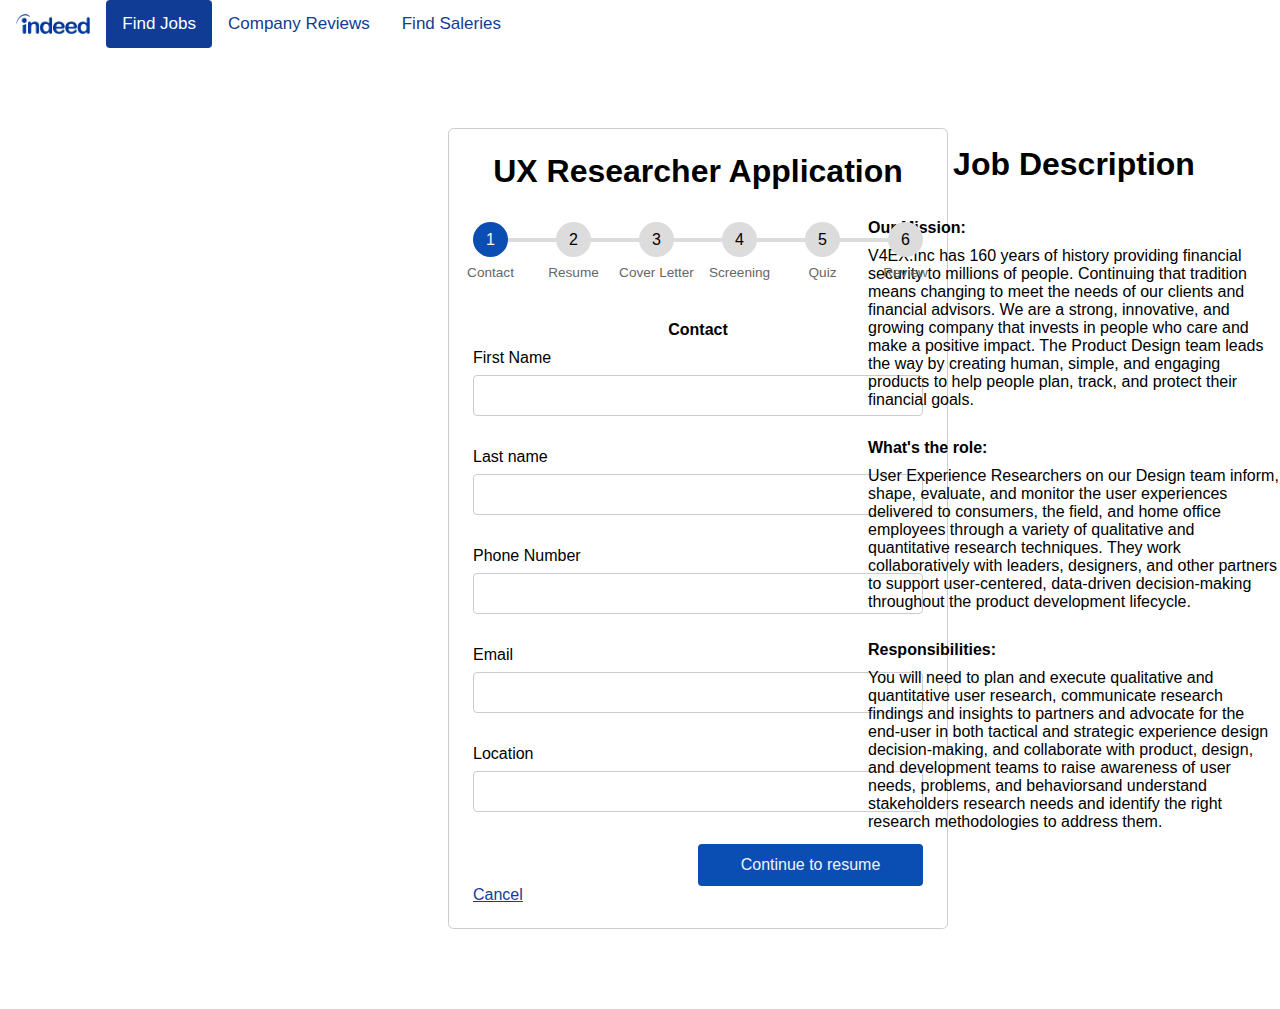
<file: index.html>
<!DOCTYPE html>
<html lang="en">
    <!-- Document Properties -->
  <head>
    <meta charset="UTF-8" />
    <meta http-equiv="X-UA-Compatible" content="IE=edge" />
    <meta name="viewport" content="width=device-width, initial-scale=1.0" />
    <link rel="stylesheet" href="style.css" />

    <script src="script.js" defer></script>
    <title>Indeed.com</title>
  </head>
  <!-- Nav Bar Links -->
  <header>
    <div class="topnav">
        <div><a href="https://www.indeed.com/"><img class="indeedlogo" src="images/Indeed-logo.png"></a></div>
        <a class="active" href="findjobs">Find Jobs</a>
        <a href="#companyreviews">Company Reviews</a>
        <a href="#findsaleries">Find Saleries</a>
    </div>
</header>
  <!-- Space Between Nav Bar and Content -->
  <body>
      <div class="space">

      </div>
      <!-- Two Content Block Grids -->
    <div class="center" style="margin-left: 28rem">
        <div class="d-grid gap-3" style="grid-template-columns: 1fr 2fr;">
            <div>
                
                <form action="#" class="form">
                    <h1 class="text-center">UX Researcher Application</h1>
                    <!-- Progress bar -->
                    <div class="progressbar">
                    <div class="progress" id="progress"></div>
                    
                    <div
                        class="progress-step progress-step-active"
                        data-title="Contact"
                    ></div>
                    <div class="progress-step" data-title="Resume"></div>
                    <div class="progress-step" data-title="Cover Letter"></div>
                    <div class="progress-step" data-title="Screening"></div>
                    <div class="progress-step" data-title="Quiz"></div>
                    <div class="progress-step" data-title="Review"></div>
                    </div>

                    <!-- Steps -->
                    <!-- Contact Info -->
                    <div class="form-step form-step-active">
                    <div class="input-group">
                        <p class="section-header">Contact</p>
                        <label for="username">First Name</label>
                        <input type="text" name="username" id="username" />
                    </div>
                    <div class="input-group">
                        <label for="position">Last name</label>
                        <input type="text" name="position" id="position" />
                    </div>
                    <div class="input-group">
                        <label for="username">Phone Number</label>
                        <input type="text" name="username" id="username" />
                        </div>
                        <div class="input-group">
                        <label for="position">Email</label>
                        <input type="text" name="position" id="position" />
                        </div>
                        <div class="input-group">
                        <label for="position">Location</label>
                        <input type="text" name="position" id="position" />
                        </div>
                    <div class="">
                        <a href="#" class="btn btn-next width-50 ml-auto">Continue to resume</a>
                        <a href="./subpages/cancel.html" class="btn-cancel">Cancel</a>
                    </div>
                <!-- Upload a Resume Step   -->
                </div>
                    <div class="form-step">
                    <div class="input-group">
                        <p class="section-header">Resume</p>
                        <div><img style="margin-right:-20rem;" class="uploadresume" src="./images/UploadResume2.png"></div>
                        <div><img style="margin-right:-20em;" class="createresume" src="./images/CreateResume2.png"></div>  
                    </div>
                    <div class="btns-group">
                        <a href="#" class="btn btn-prev">Previous</a>
                        <a href="#" class="btn btn-next">Continue to cover letter</a>
                        <a href="./subpages/cancel.html" class="btn-cancel">Cancel</a>
                    </div>
                    <!-- Upload a Cover Letter -->
                    </div>
                    <div class="form-step">
                    <div class="input-group">
                        <p class="section-header">Coverletter</p>
                        <div><img style="margin-right:-20rem;" class="uploadcoverletter" src="./images/Uploadcoverletter.png"></div> 
                        <div><img style="margin-right:-20em;" class="createcoverletter" src="./images/CreateCoverletter.png"></div>
                    </div>
                    <div class="btns-group">
                        <a href="#" class="btn btn-prev">Previous</a>
                        <a href="#" class="btn btn-next">Continue to screening</a>
                        <a href="./subpages/cancel.html" class="btn-cancel">Cancel</a>
                    </div>
                    <!-- Screening Questions -->
                    </div>
                    <div class="form-step">
                        <p class="section-header">Screening Questions</p>
                        <div class="input-group">
                            <label for="dob">Please list 2-3 dates and time ranges you could do an interview</label>
                            <input type="text" name="text" id="text" />
                        </div>
                        <div class="input-group">
                            <label for="ID">What is the difference between UX and UI design?</label>
                            <input type="text" name="text" id="text" />
                        </div>
                        <div class="input-group">
                            <label for="ID">What is the highest level of education you have completed?</label>
                            <input type="text" name="text" id="text" />
                        </div>
                        <p class="section-footer">These questions are employer written questions, you can report inapproriate questions to Indeed</p>
                        <div class="btns-group">
                            <a href="#" class="btn btn-prev">Previous</a>
                            <a href="#" class="btn btn-next">Continue to quiz</a>
                            <a href="./subpages/cancel.html" class="btn-cancel">Cancel</a>
                        </div>
                        </div>
                        <!-- Quiz -->
                        <div class="form-step">
                            <p class="section-header">Quiz</p>
                            <div class="input-group">
                                <label for="dob">How would you make a product accessible for users with disabilities?</label>
                                <input type="text" name="text" id="text" />
                            </div>
                            <div class="input-group">
                                <label for="ID">What do you think will be the next big thing in UX design?</label>
                                <input type="text" name="text" id="text" />
                            </div>
                            <p class="section-footer">These questions are employer written questions, you can report inapproriate questions to Indeed</p>
                            <div class="btns-group">
                                <a href="#" class="btn btn-prev">Previous</a>
                                <a href="#" class="btn btn-next">Continue to review</a>
                                <a href="./subpages/cancel.html" class="btn-cancel">Cancel</a>
                            </div>
                            </div>
                            <!-- Review -->
                    <div class="form-step"> 
                    <div class="input-group">
                        <p class="section-header">Review</p>
                        <img style="margin-right:-20rem;" class="center-review-img" src="./images/Job name.png" alt="">
                        <img style="margin-right:-20em;" class="center-review-img" src="./images/Name Email Phone.png" alt="">
                        <img style="margin-right:-20em;" class="center-review-img" src="./images/Resume.png" alt="">
                        <img style="margin-right:-20em;" class="center-review-img" src="./images/Cover letter.png" alt="">
                        <img style="margin-right:-20em;" class="center-review-img" src="./images/Screening questions.png" alt="">
                        <img style="margin-right:-20em;" class="center-review-img" src="./images/Quiz.png" alt="">
                    </div>
                    <div class="btns-group">
                        <a href="#" class="btn btn-prev">Previous</a>
                        <a href="./subpages/continue.html" class="btn btn-next">Submit</a>
                        <a href="./subpages/cancel.html" class="btn-cancel">Cancel</a>
                    </div>
                    </div>
                </form>
               <!-- Space Between Content and Bottom of Page -->
                <div class="space"></div>
                
            </div>
            <!-- Job Description Text -->
            <div class="description" >
                <br>
                <h1 class="text-center">Job Description</h1>
                <br>
                <br>
                <p style= "text-align:left" class="section-header">Our Mission:</p>
                <p style= "text-align:left" class="section-footer">V4EX.Inc has 160 years of history providing financial security to millions of people. Continuing that tradition means changing to meet the needs of our clients and financial advisors. We are a strong, innovative, and growing company that invests in people who care and make a positive impact. The Product Design team leads the way by creating human, simple, and engaging products to help people plan, track, and protect their financial goals.</p>
                <p style= "text-align:left" class="section-header">What's the role:</p>
                <p style= "text-align:left" class="section-footer">User Experience Researchers on our Design team inform, shape, evaluate, and monitor the user experiences delivered to consumers, the field, and home office employees through a variety of qualitative and quantitative research techniques. They work collaboratively with leaders, designers, and other partners to support user-centered, data-driven decision-making throughout the product development lifecycle.</p>
                <p style= "text-align:left" class="section-header">Responsibilities:</p>
                <p style= "text-align:left" class="section-footer"> You will need to plan and execute qualitative and quantitative user research, communicate research findings and insights to partners and advocate for the end-user in both tactical and strategic experience design decision-making, and collaborate with product, design, and development teams to raise awareness of user needs, problems, and behaviorsand understand stakeholders research needs and identify the right research methodologies to address them.</p>
            </div>
            
            
            <!-- This last div is for the row function -->
        </div>
    </div> 


    </body>

</html>
</file>
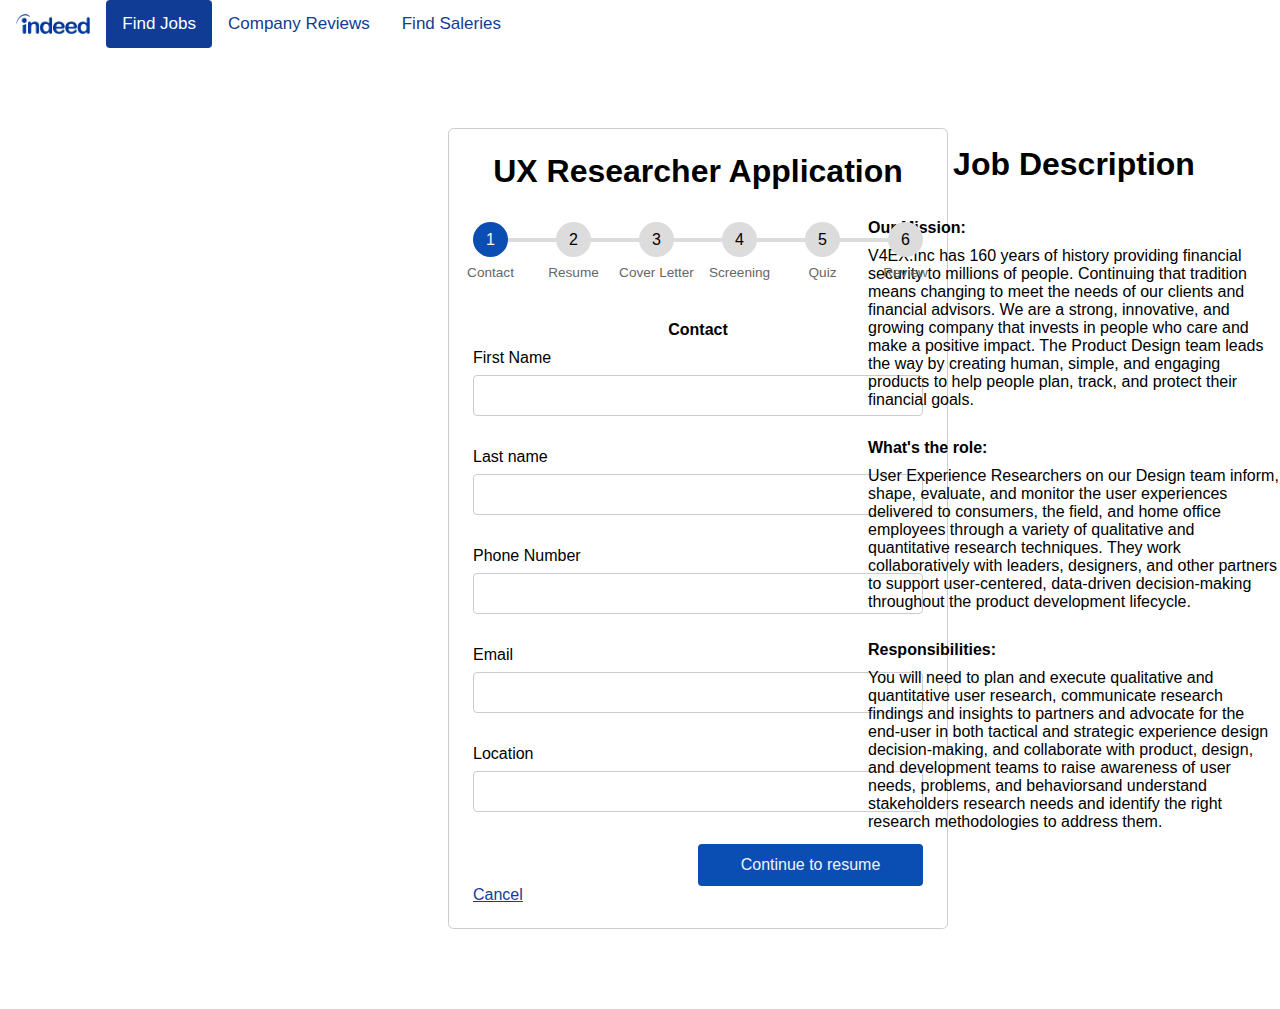
<file: DO NOT TOUCH/index.html>
<!DOCTYPE html>
<html lang="en">
    <!-- Document Properties -->
  <head>
    <meta charset="UTF-8" />
    <meta http-equiv="X-UA-Compatible" content="IE=edge" />
    <meta name="viewport" content="width=device-width, initial-scale=1.0" />
    <link rel="stylesheet" href="style.css" />

    <script src="script.js" defer></script>
    <title>Indeed.com</title>
  </head>
  <!-- Nav Bar Links -->
  <header>
    <div class="topnav">
        <div><a href="https://www.indeed.com/"><img class="indeedlogo" src="images/Indeed-logo.png"></a></div>
        <a class="active" href="findjobs">Find Jobs</a>
        <a href="#companyreviews">Company Reviews</a>
        <a href="#findsaleries">Find Saleries</a>
    </div>
</header>
  <!-- Space Between Nav Bar and Content -->
  <body>
      <div class="space">

      </div>
      <!-- Two Content Block Grids -->
    <div class="center" style="margin-left: 28rem">
        <div class="d-grid gap-3" style="grid-template-columns: 1fr 2fr;">
            <div>
                
                <form action="#" class="form">
                    <h1 class="text-center">UX Researcher Application</h1>
                    <!-- Progress bar -->
                    <div class="progressbar">
                    <div class="progress" id="progress"></div>
                    
                    <div
                        class="progress-step progress-step-active"
                        data-title="Contact"
                    ></div>
                    <div class="progress-step" data-title="Resume"></div>
                    <div class="progress-step" data-title="Cover Letter"></div>
                    <div class="progress-step" data-title="Screening"></div>
                    <div class="progress-step" data-title="Quiz"></div>
                    <div class="progress-step" data-title="Review"></div>
                    </div>

                    <!-- Steps -->
                    <!-- Contact Info -->
                    <div class="form-step form-step-active">
                    <div class="input-group">
                        <p class="section-header">Contact</p>
                        <label for="username">First Name</label>
                        <input type="text" name="username" id="username" />
                    </div>
                    <div class="input-group">
                        <label for="position">Last name</label>
                        <input type="text" name="position" id="position" />
                    </div>
                    <div class="input-group">
                        <label for="username">Phone Number</label>
                        <input type="text" name="username" id="username" />
                        </div>
                        <div class="input-group">
                        <label for="position">Email</label>
                        <input type="text" name="position" id="position" />
                        </div>
                        <div class="input-group">
                        <label for="position">Location</label>
                        <input type="text" name="position" id="position" />
                        </div>
                    <div class="">
                        <a href="#" class="btn btn-next width-50 ml-auto">Continue to resume</a>
                        <a href="./subpages/cancel.html" class="btn-cancel">Cancel</a>
                    </div>
                <!-- Upload a Resume Step   -->
                </div>
                    <div class="form-step">
                    <div class="input-group">
                        <p class="section-header">Resume</p>
                        <div><img style="margin-right:-20rem;" class="uploadresume" src="./images/UploadResume2.png"></div>
                        <div><img style="margin-right:-20em;" class="createresume" src="./images/CreateResume2.png"></div>  
                    </div>
                    <div class="btns-group">
                        <a href="#" class="btn btn-prev">Previous</a>
                        <a href="#" class="btn btn-next">Continue to cover letter</a>
                        <a href="./subpages/cancel.html" class="btn-cancel">Cancel</a>
                    </div>
                    <!-- Upload a Cover Letter -->
                    </div>
                    <div class="form-step">
                    <div class="input-group">
                        <p class="section-header">Coverletter</p>
                        <div><img style="margin-right:-20rem;" class="uploadcoverletter" src="./images/Uploadcoverletter.png"></div> 
                        <div><img style="margin-right:-20em;" class="createcoverletter" src="./images/CreateCoverletter.png"></div>
                    </div>
                    <div class="btns-group">
                        <a href="#" class="btn btn-prev">Previous</a>
                        <a href="#" class="btn btn-next">Continue to screening</a>
                        <a href="./subpages/cancel.html" class="btn-cancel">Cancel</a>
                    </div>
                    <!-- Screening Questions -->
                    </div>
                    <div class="form-step">
                        <p class="section-header">Screening Questions</p>
                        <div class="input-group">
                            <label for="dob">Please list 2-3 dates and time ranges you could do an interview</label>
                            <input type="text" name="text" id="text" />
                        </div>
                        <div class="input-group">
                            <label for="ID">What is the difference between UX and UI design?</label>
                            <input type="text" name="text" id="text" />
                        </div>
                        <div class="input-group">
                            <label for="ID">What is the highest level of education you have completed?</label>
                            <input type="text" name="text" id="text" />
                        </div>
                        <p class="section-footer">These questions are employer written questions, you can report inapproriate questions to Indeed</p>
                        <div class="btns-group">
                            <a href="#" class="btn btn-prev">Previous</a>
                            <a href="#" class="btn btn-next">Continue to quiz</a>
                            <a href="./subpages/cancel.html" class="btn-cancel">Cancel</a>
                        </div>
                        </div>
                        <!-- Quiz -->
                        <div class="form-step">
                            <p class="section-header">Quiz</p>
                            <div class="input-group">
                                <label for="dob">How would you make a product accessible for users with disabilities?</label>
                                <input type="text" name="text" id="text" />
                            </div>
                            <div class="input-group">
                                <label for="ID">What do you think will be the next big thing in UX design?</label>
                                <input type="text" name="text" id="text" />
                            </div>
                            <p class="section-footer">These questions are employer written questions, you can report inapproriate questions to Indeed</p>
                            <div class="btns-group">
                                <a href="#" class="btn btn-prev">Previous</a>
                                <a href="#" class="btn btn-next">Continue to review</a>
                                <a href="./subpages/cancel.html" class="btn-cancel">Cancel</a>
                            </div>
                            </div>
                            <!-- Review -->
                    <div class="form-step"> 
                    <div class="input-group">
                        <p class="section-header">Review</p>
                        <img style="margin-right:-20rem;" class="center-review-img" src="./images/UX_researcher.png" alt="">
                        <img style="margin-right:-20em;" class="center-review-img" src="./images/Name Email Phone.png" alt="">
                        <img style="margin-right:-20em;" class="center-review-img" src="./images/Resume.png" alt="">
                        <img style="margin-right:-20em;" class="center-review-img" src="./images/Cover letter.png" alt="">
                        <img style="margin-right:-20em;" class="center-review-img" src="./images/Screening questions.png" alt="">
                        <img style="margin-right:-20em;" class="center-review-img" src="./images/Quiz.png" alt="">
                    </div>
                    <div class="btns-group">
                        <a href="#" class="btn btn-prev">Previous</a>
                        <a href="./subpages/continue.html" class="btn btn-next">Submit</a>
                        <a href="./subpages/cancel.html" class="btn-cancel">Cancel</a>
                    </div>
                    </div>
                </form>
               <!-- Space Between Content and Bottom of Page -->
                <div class="space"></div>
                
            </div>
            <!-- Job Description Text -->
            <div class="description" >
                <br>
                <h1 class="text-center">Job Description</h1>
                <br>
                <br>
                <p style= "text-align:left" class="section-header">Our Mission:</p>
                <p style= "text-align:left" class="section-footer">V4EX.Inc has 160 years of history providing financial security to millions of people. Continuing that tradition means changing to meet the needs of our clients and financial advisors. We are a strong, innovative, and growing company that invests in people who care and make a positive impact. The Product Design team leads the way by creating human, simple, and engaging products to help people plan, track, and protect their financial goals.</p>
                <p style= "text-align:left" class="section-header">What's the role:</p>
                <p style= "text-align:left" class="section-footer">User Experience Researchers on our Design team inform, shape, evaluate, and monitor the user experiences delivered to consumers, the field, and home office employees through a variety of qualitative and quantitative research techniques. They work collaboratively with leaders, designers, and other partners to support user-centered, data-driven decision-making throughout the product development lifecycle.</p>
                <p style= "text-align:left" class="section-header">Responsibilities:</p>
                <p style= "text-align:left" class="section-footer"> You will need to plan and execute qualitative and quantitative user research, communicate research findings and insights to partners and advocate for the end-user in both tactical and strategic experience design decision-making, and collaborate with product, design, and development teams to raise awareness of user needs, problems, and behaviorsand understand stakeholders research needs and identify the right research methodologies to address them.</p>
            </div>
            
            
            <!-- This last div is for the row function -->
        </div>
    </div> 


    </body>

</html>
</file>
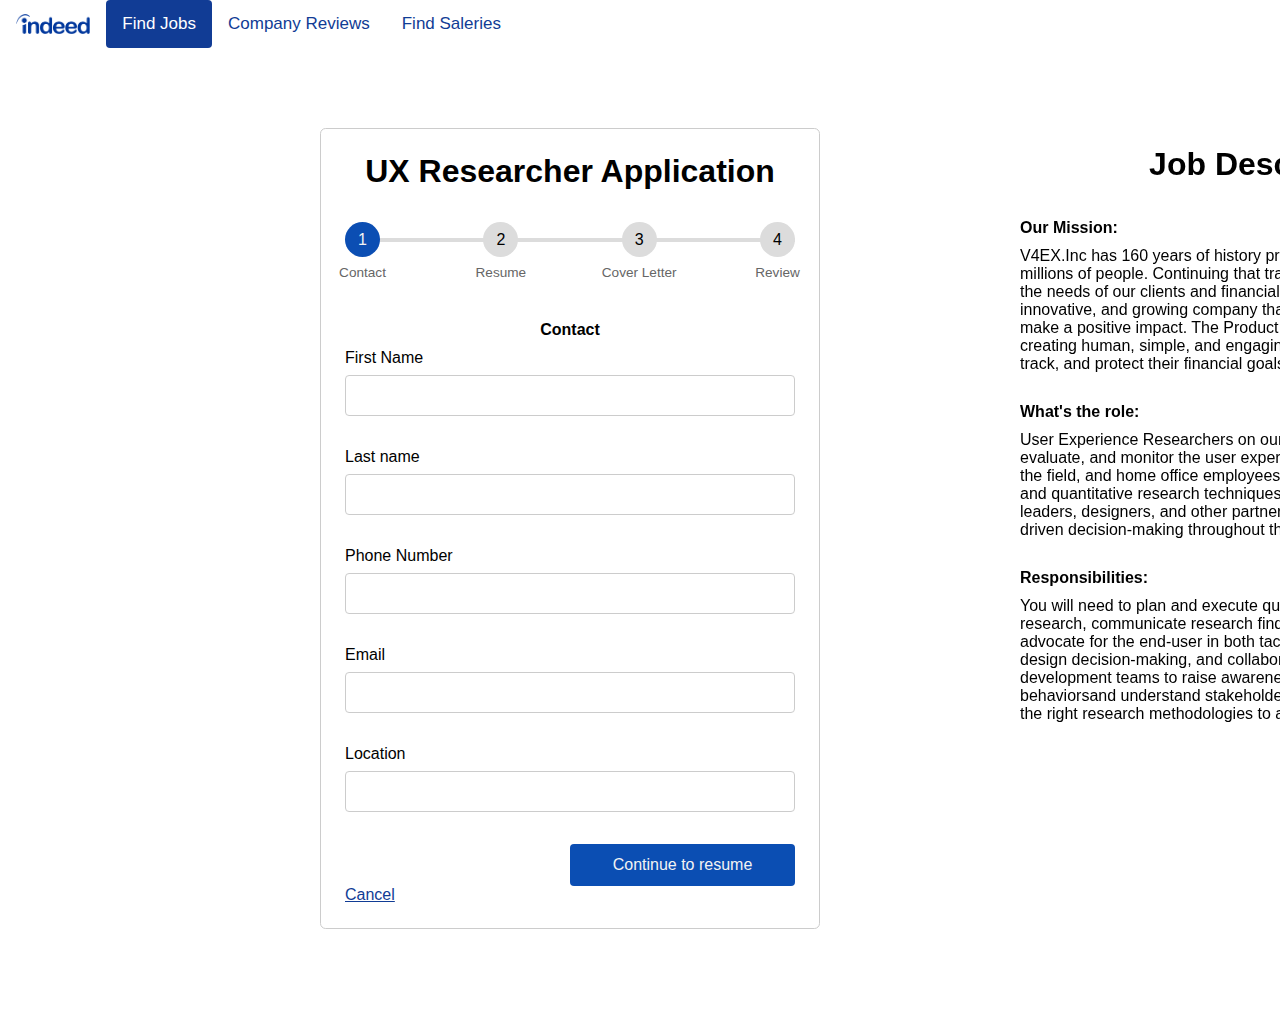
<file: Use Case 1/index.html>
<!DOCTYPE html>
<html lang="en">
    <!-- Document Properties -->
  <head>
    <meta charset="UTF-8" />
    <meta http-equiv="X-UA-Compatible" content="IE=edge" />
    <meta name="viewport" content="width=device-width, initial-scale=1.0" />
    <link rel="stylesheet" href="style.css" />

    <script src="script.js" defer></script>
    <title>Indeed.com</title>
  </head>
  <!-- Nav Bar Links -->
  <header>
    <div class="topnav">
        <div><a href="https://www.indeed.com/"><img class="indeedlogo" src="images/Indeed-logo.png"></a></div>
        <a class="active" href="findjobs">Find Jobs</a>
        <a href="#companyreviews">Company Reviews</a>
        <a href="#findsaleries">Find Saleries</a>
    </div>
</header>
  <!-- Space Between Nav Bar and Content -->
  <body>
      <div class="space">

      </div>
      <!-- Two Content Block Grids -->
    <div class="center" style="margin-left: 20rem">
        <div class="d-grid gap-3" style="grid-template-columns: 1fr 2fr;">
            <div>
                
                <form action="#" class="form">
                    <h1 class="text-center">UX Researcher Application</h1>
                    <!-- Progress bar -->
                    <div class="progressbar">
                    <div class="progress" id="progress"></div>
                    
                    <div
                        class="progress-step progress-step-active"
                        data-title="Contact"
                    ></div>
                    <div class="progress-step" data-title="Resume"></div>
                    <div class="progress-step" data-title="Cover Letter"></div>
                    <div class="progress-step" data-title="Review"></div>
                    </div>

                    <!-- Steps -->
                    <!-- Contact Info -->
                    <div class="form-step form-step-active">
                    <div class="input-group">
                        <p class="section-header">Contact</p>
                        <label for="username">First Name</label>
                        <input type="text" name="username" id="username" />
                    </div>
                    <div class="input-group">
                        <label for="position">Last name</label>
                        <input type="text" name="position" id="position" />
                    </div>
                    <div class="input-group">
                        <label for="username">Phone Number</label>
                        <input type="text" name="username" id="username" />
                        </div>
                        <div class="input-group">
                        <label for="position">Email</label>
                        <input type="text" name="position" id="position" />
                        </div>
                        <div class="input-group">
                        <label for="position">Location</label>
                        <input type="text" name="position" id="position" />
                        </div>
                    <div class="">
                        <a href="#" class="btn btn-next width-50 ml-auto">Continue to resume</a>
                        <a href="./subpages/cancel.html" class="btn-cancel">Cancel</a>
                    </div>
                <!-- Upload a Resume Step   -->
                </div>
                    <div class="form-step">
                    <div class="input-group">
                        <p class="section-header">Resume</p>
                        <div><img style="margin-right:-20rem;" class="uploadresume" src="./images/UploadResume2.png"></div>
                        <div><img style="margin-right:-20em;" class="createresume" src="./images/CreateResume2.png"></div>  
                    </div>
                    <div class="btns-group">
                        <a href="#" class="btn btn-prev">Previous</a>
                        <a href="#" class="btn btn-next">Continue to cover letter</a>
                        <a href="./subpages/cancel.html" class="btn-cancel">Cancel</a>
                    </div>
                    <!-- Upload a Cover Letter -->
                    </div>
                    <div class="form-step">
                    <div class="input-group">
                        <p class="section-header">Cover letter</p>
                        <p class="section-footer">(Optional)</p>
                        <div><img style="margin-right:-20rem;" class="uploadcoverletter" src="./images/Uploadcoverletter.png"></div> 
                        <div><img style="margin-right:-20em;" class="createcoverletter" src="./images/CreateCoverletter.png"></div>
                    </div>
                    <div class="btns-group">
                        <a href="#" class="btn btn-prev">Previous</a>
                        <a href="#" class="btn btn-next">Continue to review</a>
                        <a href="./subpages/cancel.html" class="btn-cancel">Cancel</a>
                    </div>
                            </div>
                            <!-- Review -->
                    <div class="form-step"> 
                    <div class="input-group">
                        <p class="section-header">Review</p>
                        <img style="margin-right:-20rem;" class="center-review-img" src="./images/UX_researcher.png" alt="">
                        <img style="margin-right:-20em;" class="center-review-img" src="./images/Name Email Phone.png" alt="">
                        <img style="margin-right:-20em;" class="center-review-img" src="./images/Resume.png" alt="">
                        <img style="margin-right:-20em;" class="center-review-img" src="./images/Cover letter.png" alt="">
                    </div>
                    <div class="btns-group">
                        <a href="#" class="btn btn-prev">Previous</a>
                        <a href="./subpages/continue.html" class="btn btn-next">Submit Application</a>
                        <a href="./subpages/cancel.html" class="btn-cancel">Cancel</a>
                    </div>
                    </div>
                </form>
               <!-- Space Between Content and Bottom of Page -->
                <div class="space"></div>
                
            </div>
            <!-- Job Description Text -->
            <div class="description" >
                <br>
                <h1 class="text-center">Job Description</h1>
                <br>
                <br>
                <p style= "text-align:left" class="section-header">Our Mission:</p>
                <p style= "text-align:left" class="section-footer">V4EX.Inc has 160 years of history providing financial security to millions of people. Continuing that tradition means changing to meet the needs of our clients and financial advisors. We are a strong, innovative, and growing company that invests in people who care and make a positive impact. The Product Design team leads the way by creating human, simple, and engaging products to help people plan, track, and protect their financial goals.</p>
                <p style= "text-align:left" class="section-header">What's the role:</p>
                <p style= "text-align:left" class="section-footer">User Experience Researchers on our Design team inform, shape, evaluate, and monitor the user experiences delivered to consumers, the field, and home office employees through a variety of qualitative and quantitative research techniques. They work collaboratively with leaders, designers, and other partners to support user-centered, data-driven decision-making throughout the product development lifecycle.</p>
                <p style= "text-align:left" class="section-header">Responsibilities:</p>
                <p style= "text-align:left" class="section-footer"> You will need to plan and execute qualitative and quantitative user research, communicate research findings and insights to partners and advocate for the end-user in both tactical and strategic experience design decision-making, and collaborate with product, design, and development teams to raise awareness of user needs, problems, and behaviorsand understand stakeholders research needs and identify the right research methodologies to address them.</p>
            </div>
            
            
            <!-- This last div is for the row function -->
        </div>
    </div> 


    </body>

</html>
</file>
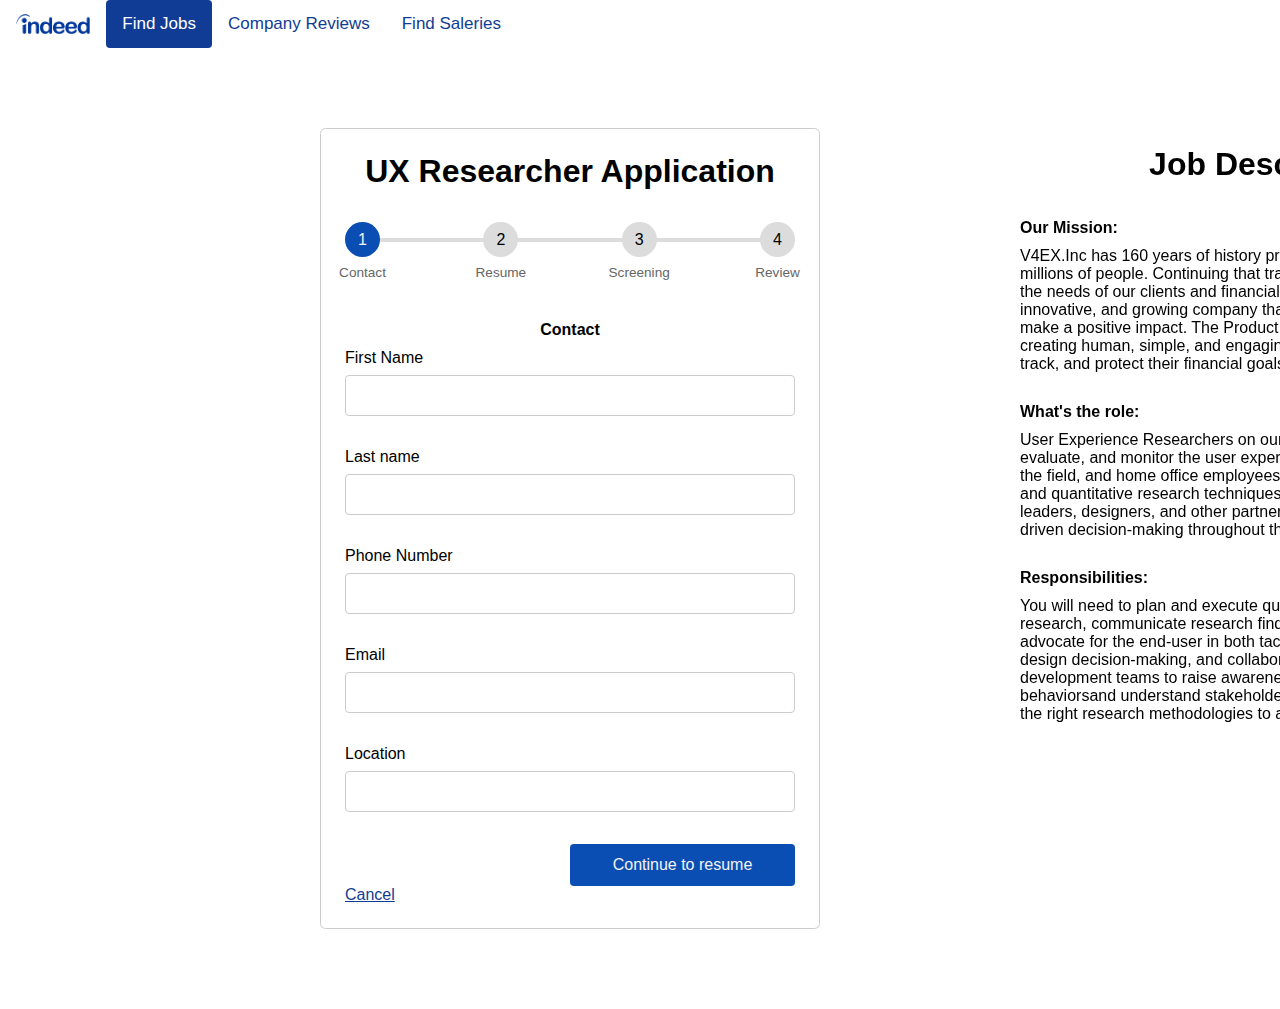
<file: Use Case 2/index.html>
<!DOCTYPE html>
<html lang="en">
    <!-- Document Properties -->
  <head>
    <meta charset="UTF-8" />
    <meta http-equiv="X-UA-Compatible" content="IE=edge" />
    <meta name="viewport" content="width=device-width, initial-scale=1.0" />
    <link rel="stylesheet" href="style.css" />

    <script src="script.js" defer></script>
    <title>Indeed.com</title>
  </head>
  <!-- Nav Bar Links -->
  <header>
    <div class="topnav">
        <div><a href="https://www.indeed.com/"><img class="indeedlogo" src="images/Indeed-logo.png"></a></div>
        <a class="active" href="findjobs">Find Jobs</a>
        <a href="#companyreviews">Company Reviews</a>
        <a href="#findsaleries">Find Saleries</a>
    </div>
</header>
  <!-- Space Between Nav Bar and Content -->
  <body>
      <div class="space">

      </div>
      <!-- Two Content Block Grids -->
    <div class="center" style="margin-left: 20rem">
        <div class="d-grid gap-3" style="grid-template-columns: 1fr 2fr;">
            <div>
                
                <form action="#" class="form">
                    <h1 class="text-center">UX Researcher Application</h1>
                    <!-- Progress bar -->
                    <div class="progressbar">
                    <div class="progress" id="progress"></div>
                    
                    <div
                        class="progress-step progress-step-active"
                        data-title="Contact"
                    ></div>
                    <div class="progress-step" data-title="Resume"></div>
                    <div class="progress-step" data-title="Screening"></div>
                    <div class="progress-step" data-title="Review"></div>
                    </div>

                    <!-- Steps -->
                    <!-- Contact Info -->
                    <div class="form-step form-step-active">
                    <div class="input-group">
                        <p class="section-header">Contact</p>
                        <label for="username">First Name</label>
                        <input type="text" name="username" id="username" />
                    </div>
                    <div class="input-group">
                        <label for="position">Last name</label>
                        <input type="text" name="position" id="position" />
                    </div>
                    <div class="input-group">
                        <label for="username">Phone Number</label>
                        <input type="text" name="username" id="username" />
                        </div>
                        <div class="input-group">
                        <label for="position">Email</label>
                        <input type="text" name="position" id="position" />
                        </div>
                        <div class="input-group">
                        <label for="position">Location</label>
                        <input type="text" name="position" id="position" />
                        </div>
                    <div class="">
                        <a href="#" class="btn btn-next width-50 ml-auto">Continue to resume</a>
                        <a href="./subpages/cancel.html" class="btn-cancel">Cancel</a>
                    </div>
                <!-- Upload a Resume Step   -->
                </div>
                    <div class="form-step">
                    <div class="input-group">
                        <p class="section-header">Resume</p>
                        <div><img style="margin-right:-20rem;" class="uploadresume" src="./images/UploadResume2.png"></div>
                        <div><img style="margin-right:-20em;" class="createresume" src="./images/CreateResume2.png"></div>  
                    </div>
                    <div class="btns-group">
                        <a href="#" class="btn btn-prev">Previous</a>
                        <a href="#" class="btn btn-next">Continue to screening</a>
                        <a href="./subpages/cancel.html" class="btn-cancel">Cancel</a>
                    </div>
                    <!-- Screening Questions -->
                    </div>
                    <div class="form-step">
                        <p class="section-header">Screening Questions</p>
                        <div class="input-group">
                            <label for="dob">Please list 2-3 dates and time ranges you could do an interview</label>
                            <input type="text" name="text" id="text" />
                        </div>
                        <div class="input-group">
                            <label for="ID">What is the difference between UX and UI design?</label>
                            <input type="text" name="text" id="text" />
                        </div>
                        <div class="input-group">
                            <label for="ID">What is the highest level of education you have completed?</label>
                            <input type="text" name="text" id="text" />
                        </div>
                        <p class="section-footer">These questions are employer written questions, you can report inapproriate questions to Indeed</p>
                        <div class="btns-group">
                            <a href="#" class="btn btn-prev">Previous</a>
                            <a href="#" class="btn btn-next">Continue to review</a>
                            <a href="./subpages/cancel.html" class="btn-cancel">Cancel</a>
                        </div>
                        </div>
                            <!-- Review -->
                    <div class="form-step"> 
                    <div class="input-group">
                        <p class="section-header">Review</p>
                        <img style="margin-right:-20rem;" class="center-review-img" src="./images/UX_researcher.png" alt="">
                        <img style="margin-right:-20em;" class="center-review-img" src="./images/Name Email Phone.png" alt="">
                        <img style="margin-right:-20em;" class="center-review-img" src="./images/Resume.png" alt="">
                        <img style="margin-right:-20em;" class="center-review-img" src="./images/Screening questions.png" alt="">
                    </div>
                    <div class="btns-group">
                        <a href="#" class="btn btn-prev">Previous</a>
                        <a href="./subpages/continue.html" class="btn btn-next">Submit Application</a>
                        <a href="./subpages/cancel.html" class="btn-cancel">Cancel</a>
                    </div>
                    </div>
                </form>
               <!-- Space Between Content and Bottom of Page -->
                <div class="space"></div>
                
            </div>
            <!-- Job Description Text -->
            <div class="description" >
                <br>
                <h1 class="text-center">Job Description</h1>
                <br>
                <br>
                <p style= "text-align:left" class="section-header">Our Mission:</p>
                <p style= "text-align:left" class="section-footer">V4EX.Inc has 160 years of history providing financial security to millions of people. Continuing that tradition means changing to meet the needs of our clients and financial advisors. We are a strong, innovative, and growing company that invests in people who care and make a positive impact. The Product Design team leads the way by creating human, simple, and engaging products to help people plan, track, and protect their financial goals.</p>
                <p style= "text-align:left" class="section-header">What's the role:</p>
                <p style= "text-align:left" class="section-footer">User Experience Researchers on our Design team inform, shape, evaluate, and monitor the user experiences delivered to consumers, the field, and home office employees through a variety of qualitative and quantitative research techniques. They work collaboratively with leaders, designers, and other partners to support user-centered, data-driven decision-making throughout the product development lifecycle.</p>
                <p style= "text-align:left" class="section-header">Responsibilities:</p>
                <p style= "text-align:left" class="section-footer"> You will need to plan and execute qualitative and quantitative user research, communicate research findings and insights to partners and advocate for the end-user in both tactical and strategic experience design decision-making, and collaborate with product, design, and development teams to raise awareness of user needs, problems, and behaviorsand understand stakeholders research needs and identify the right research methodologies to address them.</p>
            </div>
            
            
            <!-- This last div is for the row function -->
        </div>
    </div> 


    </body>

</html>
</file>
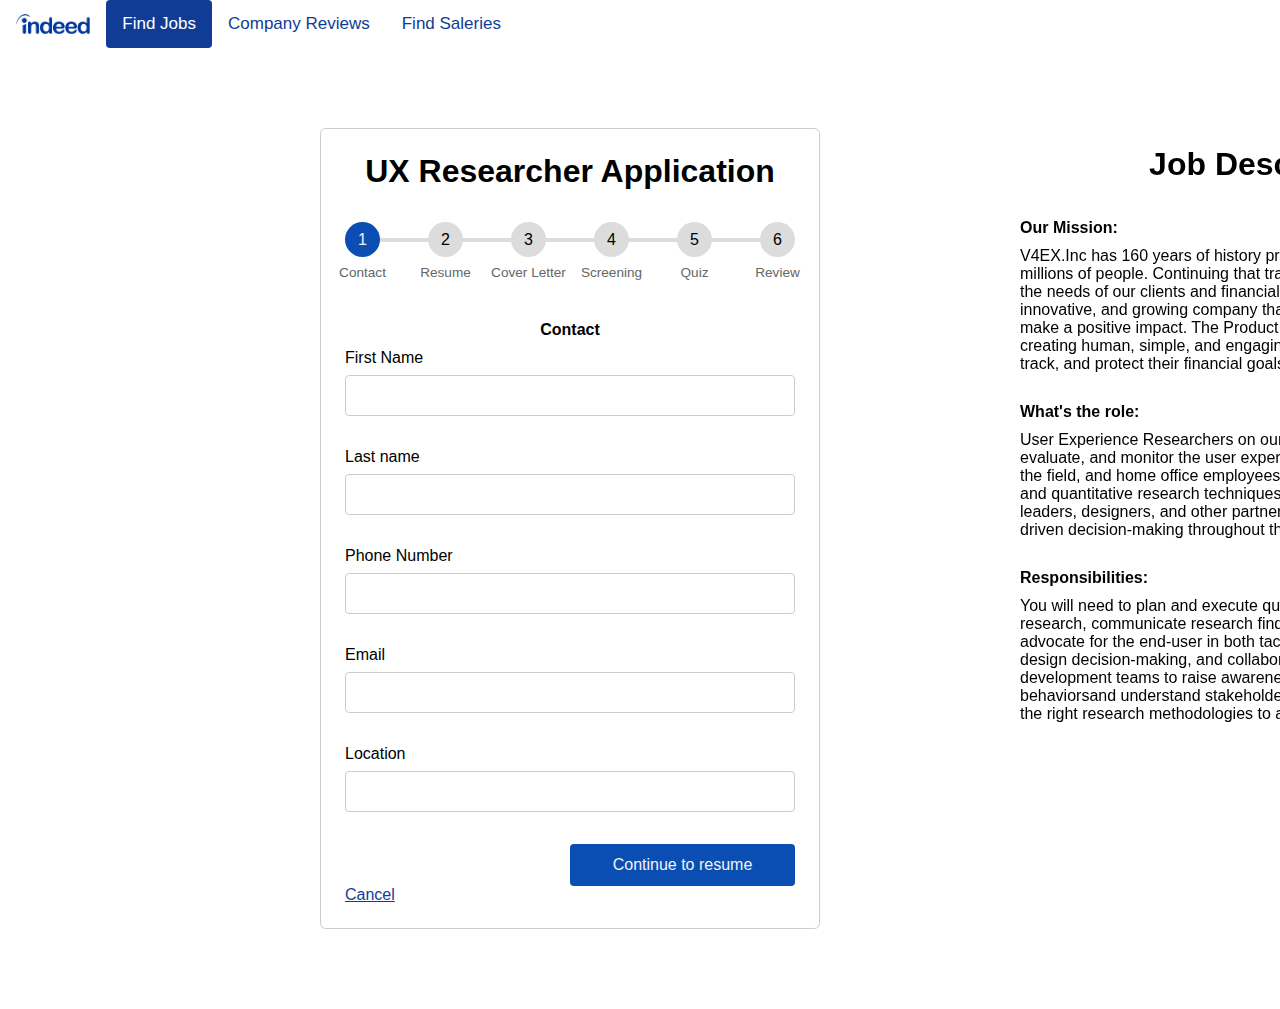
<file: Use Case 3/index.html>
<!DOCTYPE html>
<html lang="en">
    <!-- Document Properties -->
  <head>
    <meta charset="UTF-8" />
    <meta http-equiv="X-UA-Compatible" content="IE=edge" />
    <meta name="viewport" content="width=device-width, initial-scale=1.0" />
    <link rel="stylesheet" href="style.css" />

    <script src="script.js" defer></script>
    <title>Indeed.com</title>
  </head>
  <!-- Nav Bar Links -->
  <header>
    <div class="topnav">
        <div><a href="https://www.indeed.com/"><img class="indeedlogo" src="images/Indeed-logo.png"></a></div>
        <a class="active" href="findjobs">Find Jobs</a>
        <a href="#companyreviews">Company Reviews</a>
        <a href="#findsaleries">Find Saleries</a>
    </div>
</header>
  <!-- Space Between Nav Bar and Content -->
  <body>
      <div class="space">

      </div>
      <!-- Two Content Block Grids -->
    <div class="center" style="margin-left: 20rem;">
        <div class="d-grid gap-3" style="grid-template-columns: 1fr 2fr;">
            <div>
                
                <form action="#" class="form">
                    <h1 class="text-center">UX Researcher Application</h1>
                    <!-- Progress bar -->
                    <div class="progressbar">
                    <div class="progress" id="progress"></div>
                    
                    <div
                        class="progress-step progress-step-active"
                        data-title="Contact"
                    ></div>
                    <div class="progress-step" data-title="Resume"></div>
                    <div class="progress-step" data-title="Cover Letter"></div>
                    <div class="progress-step" data-title="Screening"></div>
                    <div class="progress-step" data-title="Quiz"></div>
                    <div class="progress-step" data-title="Review"></div>
                    </div>

                    <!-- Steps -->
                    <!-- Contact Info -->
                    <div class="form-step form-step-active">
                    <div class="input-group">
                        <p class="section-header">Contact</p>
                        <label for="username">First Name</label>
                        <input type="text" name="username" id="username" />
                    </div>
                    <div class="input-group">
                        <label for="position">Last name</label>
                        <input type="text" name="position" id="position" />
                    </div>
                    <div class="input-group">
                        <label for="username">Phone Number</label>
                        <input type="text" name="username" id="username" />
                        </div>
                        <div class="input-group">
                        <label for="position">Email</label>
                        <input type="text" name="position" id="position" />
                        </div>
                        <div class="input-group">
                        <label for="position">Location</label>
                        <input type="text" name="position" id="position" />
                        </div>
                    <div class="">
                        <a href="#" class="btn btn-next width-50 ml-auto">Continue to resume</a>
                        <a href="./subpages/cancel.html" class="btn-cancel">Cancel</a>
                    </div>
                <!-- Upload a Resume Step   -->
                </div>
                    <div class="form-step">
                    <div class="input-group">
                        <p class="section-header">Resume</p>
                        <div><img style="margin-right:-20rem;" class="uploadresume" src="./images/UploadResume2.png"></div>
                        <div><img style="margin-right:-20em;" class="createresume" src="./images/CreateResume2.png"></div>  
                    </div>
                    <div class="btns-group">
                        <a href="#" class="btn btn-prev">Previous</a>
                        <a href="#" class="btn btn-next">Continue to cover letter</a>
                        <a href="./subpages/cancel.html" class="btn-cancel">Cancel</a>
                    </div>
                    <!-- Upload a Cover Letter -->
                    </div>
                    <div class="form-step">
                    <div class="input-group">
                        <p class="section-header">Cover letter</p>
                        <div><img style="margin-right:-20rem;" class="uploadcoverletter" src="./images/Uploadcoverletter.png"></div> 
                        <div><img style="margin-right:-20em;" class="createcoverletter" src="./images/CreateCoverletter.png"></div>
                    </div>
                    <div class="btns-group">
                        <a href="#" class="btn btn-prev">Previous</a>
                        <a href="#" class="btn btn-next">Continue to screening</a>
                        <a href="./subpages/cancel.html" class="btn-cancel">Cancel</a>
                    </div>
                    <!-- Screening Questions -->
                    </div>
                    <div class="form-step">
                        <p class="section-header">Screening Questions</p>
                        <div class="input-group">
                            <label for="dob">Please list 2-3 dates and time ranges you could do an interview</label>
                            <input type="text" name="text" id="text" />
                        </div>
                        <div class="input-group">
                            <label for="ID">What is the difference between UX and UI design?</label>
                            <input type="text" name="text" id="text" />
                        </div>
                        <div class="input-group">
                            <label for="ID">What is the highest level of education you have completed?</label>
                            <input type="text" name="text" id="text" />
                        </div>
                        <p class="section-footer">These questions are employer written questions, you can report inapproriate questions to Indeed</p>
                        <div class="btns-group">
                            <a href="#" class="btn btn-prev">Previous</a>
                            <a href="#" class="btn btn-next">Continue to quiz</a>
                            <a href="./subpages/cancel.html" class="btn-cancel">Cancel</a>
                        </div>
                        </div>
                        <!-- Quiz -->
                        <div class="form-step">
                            <p class="section-header">Quiz</p>
                            <div class="input-group">
                                <label for="dob">How would you make a product accessible for users with disabilities?</label>
                                <input type="text" name="text" id="text" />
                            </div>
                            <div class="input-group">
                                <label for="ID">What do you think will be the next big thing in UX design?</label>
                                <input type="text" name="text" id="text" />
                            </div>
                            <p class="section-footer">These questions are employer written questions, you can report inapproriate questions to Indeed</p>
                            <div class="btns-group">
                                <a href="#" class="btn btn-prev">Previous</a>
                                <a href="#" class="btn btn-next">Continue to review</a>
                                <a href="./subpages/cancel.html" class="btn-cancel">Cancel</a>
                            </div>
                            </div>
                            <!-- Review -->
                    <div class="form-step"> 
                    <div class="input-group">
                        <p class="section-header">Review</p>
                        <img style="margin-right:-20rem;" class="center-review-img" src="./images/UX_researcher.png" alt="">
                        <img style="margin-right:-20em;" class="center-review-img" src="./images/Name Email Phone.png" alt="">
                        <img style="margin-right:-20em;" class="center-review-img" src="./images/Resume.png" alt="">
                        <img style="margin-right:-20em;" class="center-review-img" src="./images/Cover letter.png" alt="">
                        <img style="margin-right:-20em;" class="center-review-img" src="./images/Screening questions.png" alt="">
                        <img style="margin-right:-20em;" class="center-review-img" src="./images/Quiz.png" alt="">
                    </div>
                    <div class="btns-group">
                        <a href="#" class="btn btn-prev">Previous</a>
                        <a href="./subpages/continue.html" class="btn btn-next">Submit Application</a>
                        <a href="./subpages/cancel.html" class="btn-cancel">Cancel</a>
                    </div>
                    </div>
                </form>

               <!-- Space Between Content and Bottom of Page -->
                <div class="space"></div>
                
            </div>
            <!-- Job Description Text -->
            <div class="description" >
                <br>
                <h1 class="text-center">Job Description</h1>
                <br>
                <br>
                <p style= "text-align:left" class="section-header">Our Mission:</p>
                <p style= "text-align:left" class="section-footer">V4EX.Inc has 160 years of history providing financial security to millions of people. Continuing that tradition means changing to meet the needs of our clients and financial advisors. We are a strong, innovative, and growing company that invests in people who care and make a positive impact. The Product Design team leads the way by creating human, simple, and engaging products to help people plan, track, and protect their financial goals.</p>
                <p style= "text-align:left" class="section-header">What's the role:</p>
                <p style= "text-align:left" class="section-footer">User Experience Researchers on our Design team inform, shape, evaluate, and monitor the user experiences delivered to consumers, the field, and home office employees through a variety of qualitative and quantitative research techniques. They work collaboratively with leaders, designers, and other partners to support user-centered, data-driven decision-making throughout the product development lifecycle.</p>
                <p style= "text-align:left" class="section-header">Responsibilities:</p>
                <p style= "text-align:left" class="section-footer"> You will need to plan and execute qualitative and quantitative user research, communicate research findings and insights to partners and advocate for the end-user in both tactical and strategic experience design decision-making, and collaborate with product, design, and development teams to raise awareness of user needs, problems, and behaviorsand understand stakeholders research needs and identify the right research methodologies to address them.</p>
            </div>
            
            
            <!-- This last div is for the row function -->
        </div>
    </div> 


    </body>

</html>
</file>
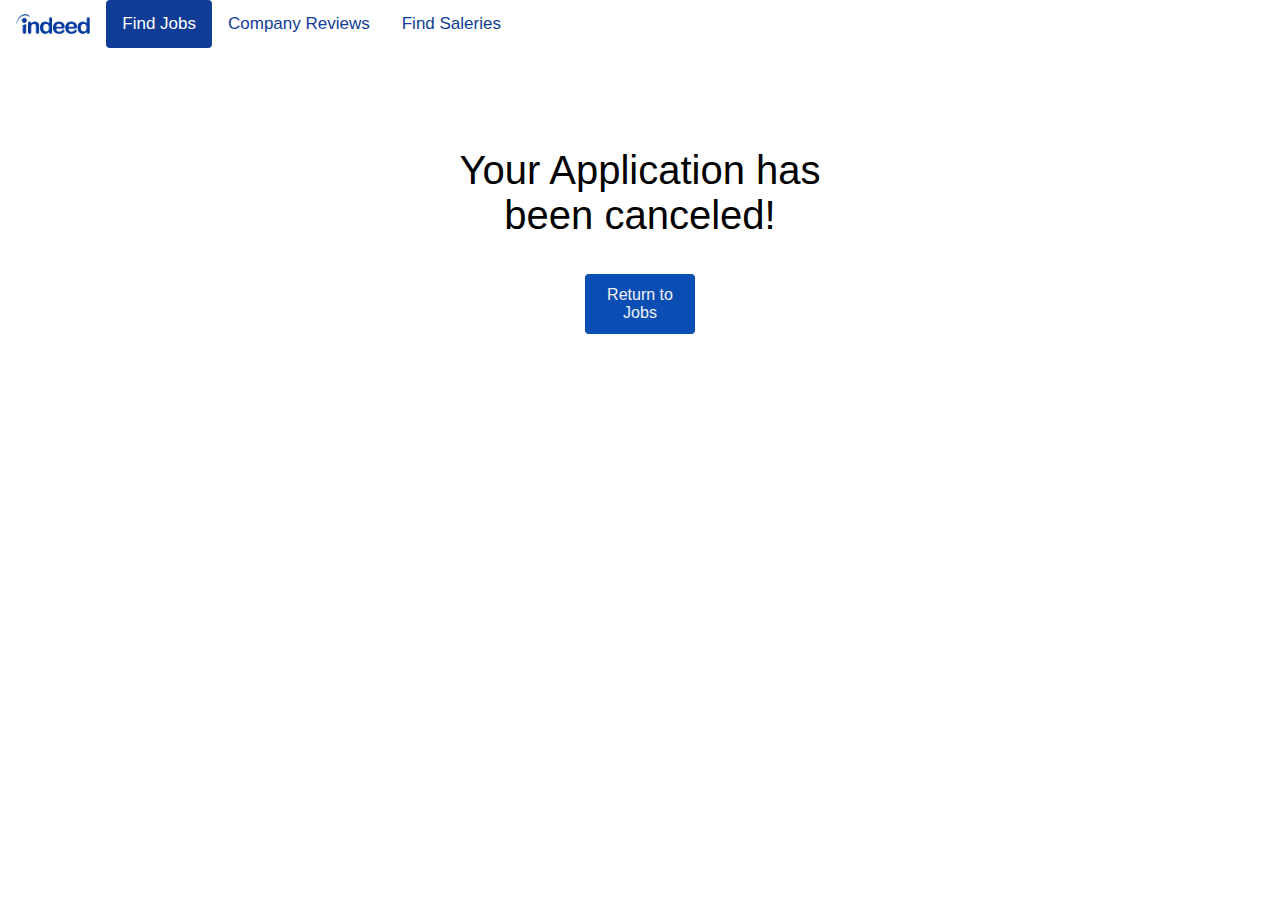
<file: subpages/cancel_confirmation.html>
<!DOCTYPE html>
<html lang="en">

<!-- Document Properties -->
<head>
    <meta charset="UTF-8">
    <meta http-equiv="X-UA-Compatible" content="IE=edge">
    <meta name="viewport" content="width=device-width, initial-scale=1.0">
    <link rel="stylesheet" href="stylepop.css">
    <title>Document</title>
    
</head>

<!-- Nav Bar  -->
<header>
    <div class="topnav">
        <div><a href="https://www.indeed.com/"><img class="indeedlogo" src="./../images/Indeed-logo.png"></a></div>
        <a class="active" href="findjobs">Find Jobs</a>
        <a href="#companyreviews">Company Reviews</a>
        <a href="#findsaleries">Find Saleries</a>
    </div>
</header>

<!-- Page Content -->
    <body>
    <div class="center">
            <p style="font-size: 40px"> Your Application has been canceled!</p>
        <br>
        <br>
        
        <div class="btns-group center-btn">
            
            <a href="https://www.indeed.com/" class="btn center-btn">Return to Jobs</a>
        </div>
        
    </div>

    </body>
    </html>
</file>
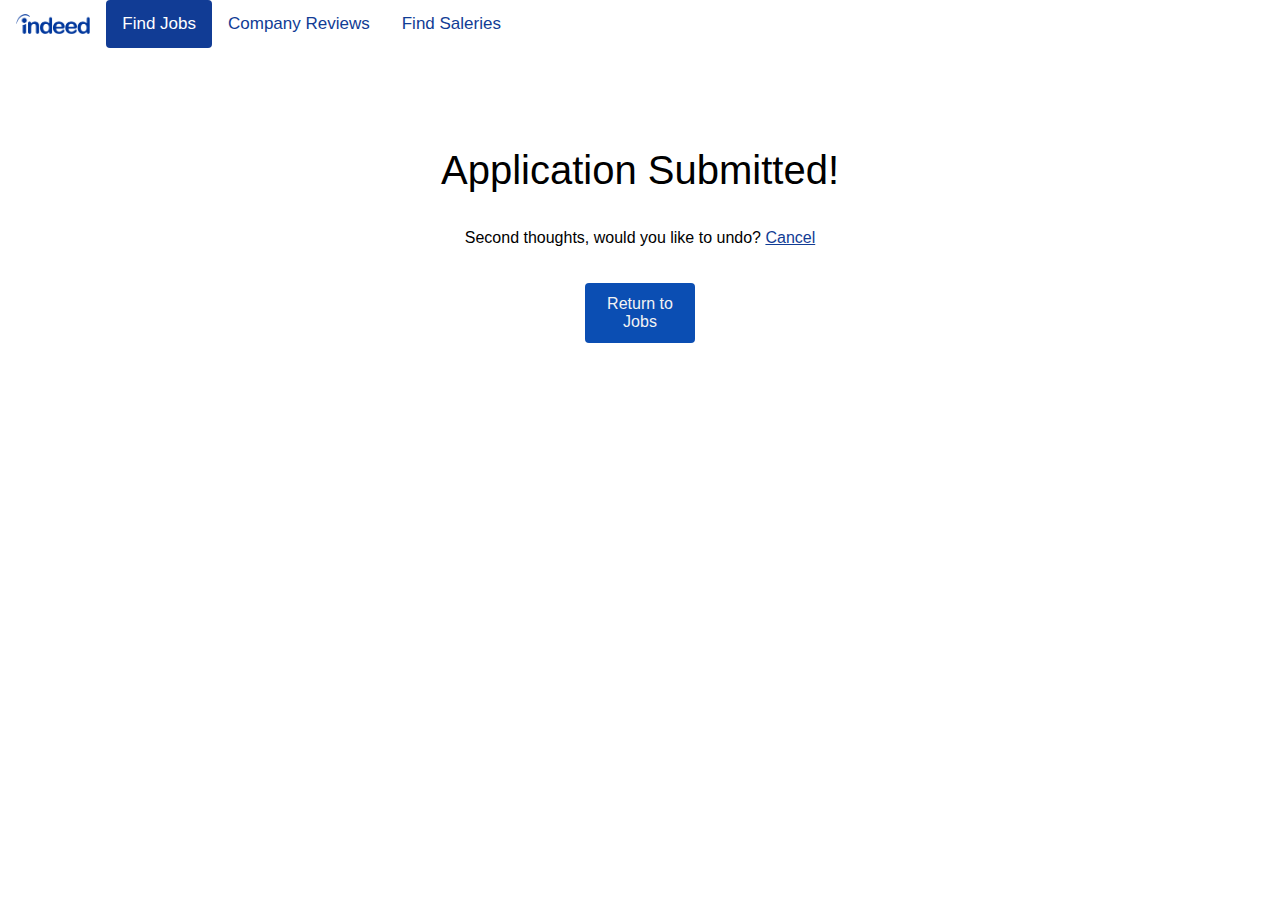
<file: subpages/continue.html>
<!DOCTYPE html>
<html lang="en">

<!-- Document Properties -->
<head>
    <meta charset="UTF-8">
    <meta http-equiv="X-UA-Compatible" content="IE=edge">
    <meta name="viewport" content="width=device-width, initial-scale=1.0">
    <link rel="stylesheet" href="stylepop.css">
    <title>Document</title>
    
</head>

<!-- Nav Bar -->
<header>
    <div class="topnav">
        <div><a href="https://www.indeed.com/"><img class="indeedlogo" src="./../images/Indeed-logo.png"></a></div>
        <a class="active" href="findjobs">Find Jobs</a>
        <a href="#companyreviews">Company Reviews</a>
        <a href="#findsaleries">Find Saleries</a>
    </div>
</header>

<!-- Page Content -->
    <body>
    <div class="center">
            <p style="font-size: 40px"> Application Submitted!</p>
        <br>
        <br>
        <p class="section-footer">Second thoughts, would you like to undo? <a href="cancel.html" class="btn-cancel">Cancel</a>
        <br>
            <br>
            <br>
        <div class="btns-group center-btn">
            
            <a href="https://www.indeed.com/" class="btn center-btn">Return to Jobs</a>
        </div>
        
    </div>

    </body>
    </html>
</file>
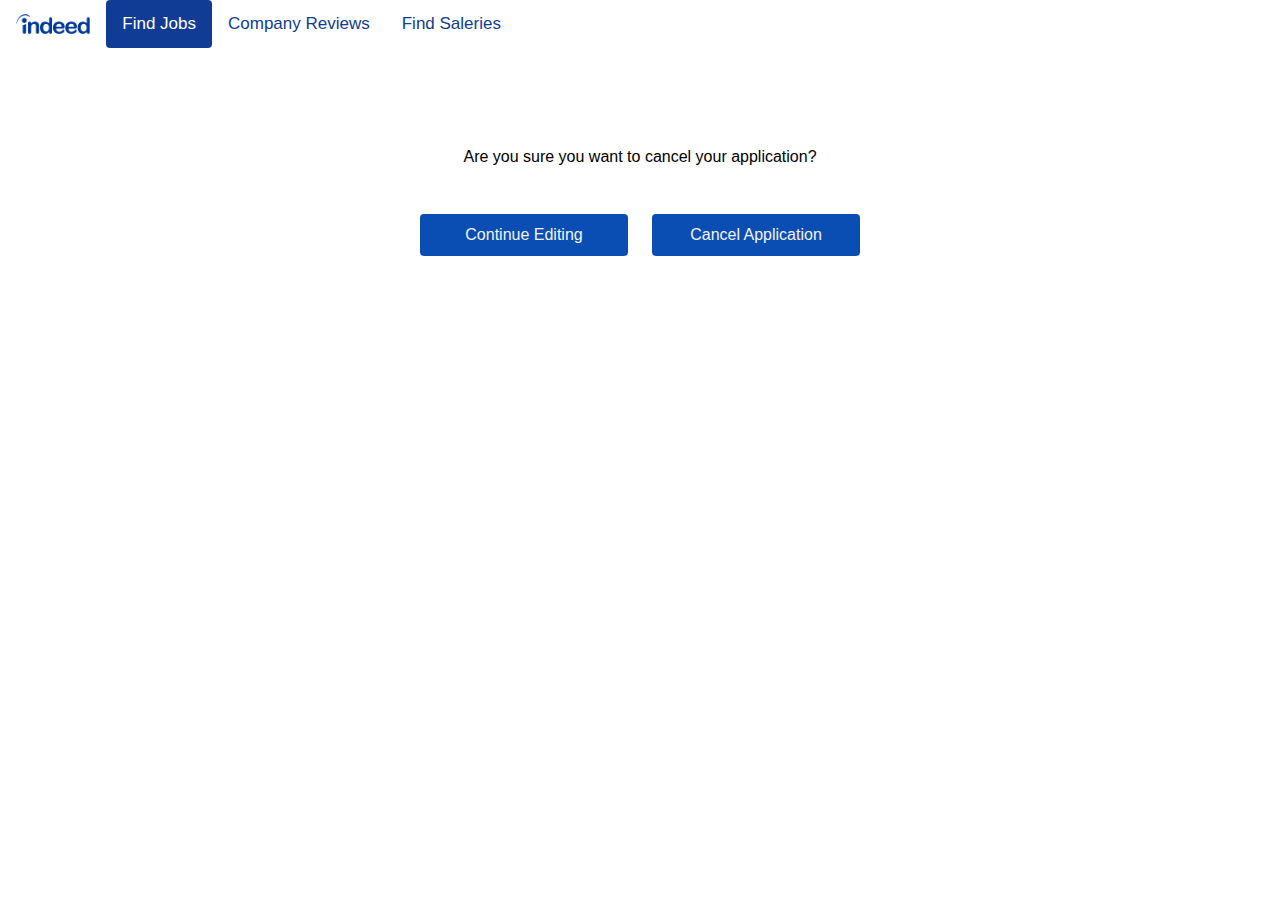
<file: DO NOT TOUCH/subpages/cancel.html>
<!DOCTYPE html>
<html lang="en">

<!-- Document Properties -->
<head>
    <meta charset="UTF-8">
    <meta http-equiv="X-UA-Compatible" content="IE=edge">
    <meta name="viewport" content="width=device-width, initial-scale=1.0">
    <link rel="stylesheet" href="stylepop.css">
    <title>Document</title>
    
</head>

<!-- Nav Bar -->
<header>
    <div class="topnav">
        <div><a href="https://www.indeed.com/"><img class="indeedlogo" src="./../images/Indeed-logo.png"></a></div>
        <a class="active" href="findjobs">Find Jobs</a>
        <a href="#companyreviews">Company Reviews</a>
        <a href="#findsaleries">Find Saleries</a>
    </div>
</header>

<!-- Page Content -->
    <body>
    <div class="center">Are you sure you want to cancel your application?
        
        <div class="btns-group">
            <p class=""></p>
            <p class=""></p>
            <p class=""></p>
            <p class=""></p>
            <a href="./../index.html" class="btn">Continue Editing</a>
            <a href="./cancel_confirmation.html" class="btn">Cancel Application</a>
        </div>
    </div>
    
    </body>
    </html>
</file>
<file: style.css>
/* Color Pallet - Indeed Blue */
:root {
  --primary-color: rgb(11, 78, 179);
}

/* Fonts */
body {
  font-family: Montserrat, "Segoe UI", Tahoma, Geneva, Verdana, sans-serif;
  margin: 0; 

}

/* Form Box */
*,
*::before,
*::after {
  box-sizing: border-box;
  margin: 0;
}

/* Form Box - Center*/
center{
  margin: auto;
  max-width: min-content;
  display: inline-block;
}

/* Spacing Top(nav bar and content)-Bottom (content and page bottom) */
.space{
  min-height:5rem;
}
  /* Add a black background color to the top navigation */
.topnav {
  background-color: rgb(255, 255, 255);
  overflow: hidden;
}

/* Style the links inside the navigation bar */
.topnav a {
  float: left;
  color: #113C95;
  text-align: center;
  padding: 14px 16px;
  border-radius: 4px;
  text-decoration: none;
  font-size: 17px;
}
/* Indeed Logo Nav Format */ 
.indeedlogo {
  padding-left: 0rem;
  padding-right: 0rem;
  padding-top: 0.0rem;
  float: left;
  max-width: 100px;
  max-height: 20px;
}

/* Change the color of links on hover */
.topnav a:hover {
  background-color: #ddd;
  color: black;
}

/* Add a color to the active/current link */
.topnav a.active {
  background-color: #113C95;
  color: white;
}

/* Global Stylings - Text */
p{
  text-align:center;
  text-emphasis-style: bold;
  margin-bottom: 10px;
}
.section-header{
  font-weight:bold;
}
.section-footer{
  margin-bottom: 30px;
}
label {
  display: block;
  margin-bottom: 0.5rem;
}
.text-center {
  text-align: center;
}

/* Form Box Layout */
input {
  display: block;
  width: 100%;
  padding: 0.75rem;
  border: 1px solid #ccc;
  border-radius: 0.25rem;
}
.width-50 {
  width: 50%;
}
.ml-auto {
  margin-left: auto;
}



/* Progressbar Properties - Sets up dots + Line */
.progressbar {
  position: relative;
  display: flex;
  justify-content: space-between;
  counter-reset: step;
  margin: 2rem 0 4rem;
}

/* Progressbar Properties - Sets up dots + Line */
.progressbar::before,
.progress {
  content: "";
  position: absolute;
  top: 50%;
  transform: translateY(-50%);
  height: 4px;
  width: 100%;
  background-color: #dcdcdc;
  z-index: -1;
}

/* Progressbar Anamation Set Up */
.progress {
  background-color: var(--primary-color);
  width: 0%;
  transition: 0.3s;
}

/* Progressbar Anamation Set Up */
.progress-step {
  width: 2.1875rem;
  height: 2.1875rem;
  background-color: #dcdcdc;
  border-radius: 50%;
  display: flex;
  justify-content: center;
  align-items: center;
}

/* Progressbar Anamation Start */
.progress-step::before {
  counter-increment: step;
  content: counter(step);
}

/* Progressbar Anamations After */
.progress-step::after {
  content: attr(data-title);
  position: absolute;
  top: calc(100% + 0.5rem);
  font-size: 0.85rem;
  color: #666;
}

/* Progressbar Anamations End*/
.progress-step-active {
  background-color: var(--primary-color);
  color: #f3f3f3;
}

/* Form Properties */
.form {
  width: clamp(500px, 30%, 430px);
  margin: 0 auto;
  border: 1px solid #ccc;
  border-radius: 0.35rem;
  padding: 1.5rem;
}

/* Form Anamations Format */
.form-step {
  display: none;
  transform-origin: top;
  animation: animate 0.5s;
  margin: 0rem;
}

/* Form Anamations Transition */
.form-step-active {
  display: block;
}

/* Form Anamations Groups Magins */
.input-group {
  margin: 2rem 0;
}

/* General Form Anamations */
@keyframes animate {
  from {
    transform: scale(1, 0);
    opacity: 0;
  }
  to {
    transform: scale(1, 1);
    opacity: 1;
  }
}

/* Job Description */

.description {
  max-width: 500px;
  margin-left: 5rem;
}


/* Button General Properties */
.btn {
  padding: 0.75rem;
  display: block;
  text-decoration: none;
  background-color: var(--primary-color);
  color: #f3f3f3;
  text-align: center;
  border-radius: 0.25rem;
  cursor: pointer;
  transition: 0.3s;
}

/* Button Layout */
.btns-group {
  display: grid;
  grid-template-columns: repeat(2, 1fr);
  gap: 1.5rem;
}

/* Button Hover */
.btn:hover {
  box-shadow: 0 0 0 2px #fff, 0 0 0 3px var(--primary-color);
}

/* Next Button*/
.btn-next{
  background-color: var(--primary-color);
  color:#f3f3f3;
  
}

/* Cancel Button*/
.btn-cancel{
  background-color: #FFF;
  color:#113C95;
}

/* this is css imported to create the two separate columns w/ image and wizard */
.d-grid {
  display: grid !important;
  margin: auto;
  gap: 5rem !important;
  float: right;
}
/* this is css imported to create the two separate columns w/ image and wizard */
.gap-3 {
  gap: 5rem !important;
}

/* Resume/Cover letter properties */
.center-review-img{
  display: block;
  padding: 1rem;
  width: 28.5rem;
}

/* Upload Resume Image */
.uploadresume{
  max-width: 25rem;
  margin-left: 1.2rem;
  cursor: pointer;

}

/* Create Resume Image */
.createresume{
  max-width: 27rem;
  cursor: pointer;
}

/* Upload Cover letter Image */
.uploadcoverletter{
  max-width: 27rem;
  cursor: pointer;
}

/* Create Cover letter Image */
.createcoverletter{
  max-width: 27rem;
  cursor: pointer;
}
</file>
<file: DO NOT TOUCH/style.css>
/* Color Pallet - Indeed Blue */
:root {
  --primary-color: rgb(11, 78, 179);
}

/* Fonts */
body {
  font-family: Montserrat, "Segoe UI", Tahoma, Geneva, Verdana, sans-serif;
  margin: 0; 

}

/* Form Box */
*,
*::before,
*::after {
  box-sizing: border-box;
  margin: 0;
}

/* Form Box - Center*/
center{
  margin: auto;
  max-width: min-content;
  display: inline-block;
}

/* Spacing Top(nav bar and content)-Bottom (content and page bottom) */
.space{
  min-height:5rem;
}
  /* Add a black background color to the top navigation */
.topnav {
  background-color: rgb(255, 255, 255);
  overflow: hidden;
}

/* Style the links inside the navigation bar */
.topnav a {
  float: left;
  color: #113C95;
  text-align: center;
  padding: 14px 16px;
  border-radius: 4px;
  text-decoration: none;
  font-size: 17px;
}
/* Indeed Logo Nav Format */ 
.indeedlogo {
  padding-left: 0rem;
  padding-right: 0rem;
  padding-top: 0.0rem;
  float: left;
  max-width: 100px;
  max-height: 20px;
}

/* Change the color of links on hover */
.topnav a:hover {
  background-color: #ddd;
  color: black;
}

/* Add a color to the active/current link */
.topnav a.active {
  background-color: #113C95;
  color: white;
}

/* Global Stylings - Text */
p{
  text-align:center;
  text-emphasis-style: bold;
  margin-bottom: 10px;
}
.section-header{
  font-weight:bold;
}
.section-footer{
  margin-bottom: 30px;
}
label {
  display: block;
  margin-bottom: 0.5rem;
}
.text-center {
  text-align: center;
}

/* Form Box Layout */
input {
  display: block;
  width: 100%;
  padding: 0.75rem;
  border: 1px solid #ccc;
  border-radius: 0.25rem;
}
.width-50 {
  width: 50%;
}
.ml-auto {
  margin-left: auto;
}



/* Progressbar Properties - Sets up dots + Line */
.progressbar {
  position: relative;
  display: flex;
  justify-content: space-between;
  counter-reset: step;
  margin: 2rem 0 4rem;
}

/* Progressbar Properties - Sets up dots + Line */
.progressbar::before,
.progress {
  content: "";
  position: absolute;
  top: 50%;
  transform: translateY(-50%);
  height: 4px;
  width: 100%;
  background-color: #dcdcdc;
  z-index: -1;
}

/* Progressbar Anamation Set Up */
.progress {
  background-color: var(--primary-color);
  width: 0%;
  transition: 0.3s;
}

/* Progressbar Anamation Set Up */
.progress-step {
  width: 2.1875rem;
  height: 2.1875rem;
  background-color: #dcdcdc;
  border-radius: 50%;
  display: flex;
  justify-content: center;
  align-items: center;
}

/* Progressbar Anamation Start */
.progress-step::before {
  counter-increment: step;
  content: counter(step);
}

/* Progressbar Anamations After */
.progress-step::after {
  content: attr(data-title);
  position: absolute;
  top: calc(100% + 0.5rem);
  font-size: 0.85rem;
  color: #666;
}

/* Progressbar Anamations End*/
.progress-step-active {
  background-color: var(--primary-color);
  color: #f3f3f3;
}

/* Form Properties */
.form {
  width: clamp(500px, 30%, 430px);
  margin: 0 auto;
  border: 1px solid #ccc;
  border-radius: 0.35rem;
  padding: 1.5rem;
}

/* Form Anamations Format */
.form-step {
  display: none;
  transform-origin: top;
  animation: animate 0.5s;
  margin: 0rem;
}

/* Form Anamations Transition */
.form-step-active {
  display: block;
}

/* Form Anamations Groups Magins */
.input-group {
  margin: 2rem 0;
}

/* General Form Anamations */
@keyframes animate {
  from {
    transform: scale(1, 0);
    opacity: 0;
  }
  to {
    transform: scale(1, 1);
    opacity: 1;
  }
}

/* Job Description */

.description {
  max-width: 500px;
  margin-left: 5rem;
}


/* Button General Properties */
.btn {
  padding: 0.75rem;
  display: block;
  text-decoration: none;
  background-color: var(--primary-color);
  color: #f3f3f3;
  text-align: center;
  border-radius: 0.25rem;
  cursor: pointer;
  transition: 0.3s;
}

/* Button Layout */
.btns-group {
  display: grid;
  grid-template-columns: repeat(2, 1fr);
  gap: 1.5rem;
}

/* Button Hover */
.btn:hover {
  box-shadow: 0 0 0 2px #fff, 0 0 0 3px var(--primary-color);
}

/* Next Button*/
.btn-next{
  background-color: var(--primary-color);
  color:#f3f3f3;
  
}

/* Cancel Button*/
.btn-cancel{
  background-color: #FFF;
  color:#113C95;
}

/* this is css imported to create the two separate columns w/ image and wizard */
.d-grid {
  display: grid !important;
  margin: auto;
  gap: 5rem !important;
  float: right;
}
/* this is css imported to create the two separate columns w/ image and wizard */
.gap-3 {
  gap: 5rem !important;
}

/* Resume/Cover letter properties */
.center-review-img{
  display: block;
  padding: 1rem;
  width: 28.5rem;
}

/* Upload Resume Image */
.uploadresume{
  max-width: 25rem;
  margin-left: 1.2rem;
  cursor: pointer;

}

/* Create Resume Image */
.createresume{
  max-width: 27rem;
  cursor: pointer;
}

/* Upload Cover letter Image */
.uploadcoverletter{
  max-width: 27rem;
  cursor: pointer;
}

/* Create Cover letter Image */
.createcoverletter{
  max-width: 27rem;
  cursor: pointer;
}
</file>
<file: Use Case 1/style.css>
/* Color Pallet - Indeed Blue */
:root {
  --primary-color: rgb(11, 78, 179);
}

/* Fonts */
body {
  font-family: Montserrat, "Segoe UI", Tahoma, Geneva, Verdana, sans-serif;
  margin: 0; 

}

/* Form Box */
*,
*::before,
*::after {
  box-sizing: border-box;
  margin: 0;
}

/* Form Box - Center*/
center{
  margin: auto;
  max-width: min-content;
  display: inline-block;
}

/* Spacing Top(nav bar and content)-Bottom (content and page bottom) */
.space{
  min-height:5rem;
}
  /* Add a black background color to the top navigation */
.topnav {
  background-color: rgb(255, 255, 255);
  overflow: hidden;
}

/* Style the links inside the navigation bar */
.topnav a {
  float: left;
  color: #113C95;
  text-align: center;
  padding: 14px 16px;
  border-radius: 4px;
  text-decoration: none;
  font-size: 17px;
}
/* Indeed Logo Nav Format */ 
.indeedlogo {
  padding-left: 0rem;
  padding-right: 0rem;
  padding-top: 0.0rem;
  float: left;
  max-width: 100px;
  max-height: 20px;
}

/* Change the color of links on hover */
.topnav a:hover {
  background-color: #ddd;
  color: black;
}

/* Add a color to the active/current link */
.topnav a.active {
  background-color: #113C95;
  color: white;
}

/* Global Stylings - Text */
p{
  text-align:center;
  text-emphasis-style: bold;
  margin-bottom: 10px;
}
.section-header{
  font-weight:bold;
}
.section-footer{
  margin-bottom: 30px;
}
label {
  display: block;
  margin-bottom: 0.5rem;
}
.text-center {
  text-align: center;
}

/* Form Box Layout */
input {
  display: block;
  width: 100%;
  padding: 0.75rem;
  border: 1px solid #ccc;
  border-radius: 0.25rem;
}
.width-50 {
  width: 50%;
}
.ml-auto {
  margin-left: auto;
}



/* Progressbar Properties - Sets up dots + Line */
.progressbar {
  position: relative;
  display: flex;
  justify-content: space-between;
  counter-reset: step;
  margin: 2rem 0 4rem;
}

/* Progressbar Properties - Sets up dots + Line */
.progressbar::before,
.progress {
  content: "";
  position: absolute;
  top: 50%;
  transform: translateY(-50%);
  height: 4px;
  width: 100%;
  background-color: #dcdcdc;
  z-index: -1;
}

/* Progressbar Anamation Set Up */
.progress {
  background-color: var(--primary-color);
  width: 0%;
  transition: 0.3s;
}

/* Progressbar Anamation Set Up */
.progress-step {
  width: 2.1875rem;
  height: 2.1875rem;
  background-color: #dcdcdc;
  border-radius: 50%;
  display: flex;
  justify-content: center;
  align-items: center;
}

/* Progressbar Anamation Start */
.progress-step::before {
  counter-increment: step;
  content: counter(step);
}

/* Progressbar Anamations After */
.progress-step::after {
  content: attr(data-title);
  position: absolute;
  top: calc(100% + 0.5rem);
  font-size: 0.85rem;
  color: #666;
}

/* Progressbar Anamations End*/
.progress-step-active {
  background-color: var(--primary-color);
  color: #f3f3f3;
}

/* Form Properties */
.form {
  width: clamp(500px, 30%, 430px);
  margin: 0 auto;
  border: 1px solid #ccc;
  border-radius: 0.35rem;
  padding: 1.5rem;
}

/* Form Anamations Format */
.form-step {
  display: none;
  transform-origin: top;
  animation: animate 0.5s;
  margin: 0rem;
}

/* Form Anamations Transition */
.form-step-active {
  display: block;
}

/* Form Anamations Groups Magins */
.input-group {
  margin: 2rem 0;
}

/* General Form Anamations */
@keyframes animate {
  from {
    transform: scale(1, 0);
    opacity: 0;
  }
  to {
    transform: scale(1, 1);
    opacity: 1;
  }
}

/* Job Description */

.description {
  width: clamp(500px, 30%, 430px);
  margin-left: 700px;
  border-radius: 0.35rem;
  position: fixed;
}


/* Button General Properties */
.btn {
  padding: 0.75rem;
  display: block;
  text-decoration: none;
  background-color: var(--primary-color);
  color: #f3f3f3;
  text-align: center;
  border-radius: 0.25rem;
  cursor: pointer;
  transition: 0.3s;
}

/* Button Layout */
.btns-group {
  display: grid;
  grid-template-columns: repeat(2, 1fr);
  gap: 1.5rem;
}

/* Button Hover */
.btn:hover {
  box-shadow: 0 0 0 2px #fff, 0 0 0 3px var(--primary-color);
}

/* Next Button*/
.btn-next{
  background-color: var(--primary-color);
  color:#f3f3f3;
  
}

/* Cancel Button*/
.btn-cancel{
  background-color: #FFF;
  color:#113C95;
}

/* this is css imported to create the two separate columns w/ image and wizard */
.d-grid {
  display: grid !important;
  margin: auto;
  gap: 5rem !important;
  float: center;
}
/* this is css imported to create the two separate columns w/ image and wizard */
.gap-3 {
  gap: 5rem !important;
}

/* Resume/Cover letter properties */
.center-review-img{
  display: block;
  padding: 1rem;
  width: 28.5rem;
}

/* Upload Resume Image */
.uploadresume{
  max-width: 25rem;
  margin-left: 1.2rem;
  cursor: pointer;

}

/* Create Resume Image */
.createresume{
  max-width: 27rem;
  cursor: pointer;
}

/* Upload Cover letter Image */
.uploadcoverletter{
  max-width: 27rem;
  cursor: pointer;
}

/* Create Cover letter Image */
.createcoverletter{
  max-width: 27rem;
  cursor: pointer;
}
</file>
<file: Use Case 2/style.css>
/* Color Pallet - Indeed Blue */
:root {
  --primary-color: rgb(11, 78, 179);
}

/* Fonts */
body {
  font-family: Montserrat, "Segoe UI", Tahoma, Geneva, Verdana, sans-serif;
  margin: 0; 

}

/* Form Box */
*,
*::before,
*::after {
  box-sizing: border-box;
  margin: 0;
}

/* Form Box - Center*/
center{
  margin: auto;
  max-width: min-content;
  display: inline-block;
}

/* Spacing Top(nav bar and content)-Bottom (content and page bottom) */
.space{
  min-height:5rem;
}
  /* Add a black background color to the top navigation */
.topnav {
  background-color: rgb(255, 255, 255);
  overflow: hidden;
}

/* Style the links inside the navigation bar */
.topnav a {
  float: left;
  color: #113C95;
  text-align: center;
  padding: 14px 16px;
  border-radius: 4px;
  text-decoration: none;
  font-size: 17px;
}
/* Indeed Logo Nav Format */ 
.indeedlogo {
  padding-left: 0rem;
  padding-right: 0rem;
  padding-top: 0.0rem;
  float: left;
  max-width: 100px;
  max-height: 20px;
}

/* Change the color of links on hover */
.topnav a:hover {
  background-color: #ddd;
  color: black;
}

/* Add a color to the active/current link */
.topnav a.active {
  background-color: #113C95;
  color: white;
}

/* Global Stylings - Text */
p{
  text-align:center;
  text-emphasis-style: bold;
  margin-bottom: 10px;
}
.section-header{
  font-weight:bold;
}
.section-footer{
  margin-bottom: 30px;
}
label {
  display: block;
  margin-bottom: 0.5rem;
}
.text-center {
  text-align: center;
}

/* Form Box Layout */
input {
  display: block;
  width: 100%;
  padding: 0.75rem;
  border: 1px solid #ccc;
  border-radius: 0.25rem;
}
.width-50 {
  width: 50%;
}
.ml-auto {
  margin-left: auto;
}



/* Progressbar Properties - Sets up dots + Line */
.progressbar {
  position: relative;
  display: flex;
  justify-content: space-between;
  counter-reset: step;
  margin: 2rem 0 4rem;
}

/* Progressbar Properties - Sets up dots + Line */
.progressbar::before,
.progress {
  content: "";
  position: absolute;
  top: 50%;
  transform: translateY(-50%);
  height: 4px;
  width: 100%;
  background-color: #dcdcdc;
  z-index: -1;
}

/* Progressbar Anamation Set Up */
.progress {
  background-color: var(--primary-color);
  width: 0%;
  transition: 0.3s;
}

/* Progressbar Anamation Set Up */
.progress-step {
  width: 2.1875rem;
  height: 2.1875rem;
  background-color: #dcdcdc;
  border-radius: 50%;
  display: flex;
  justify-content: center;
  align-items: center;
}

/* Progressbar Anamation Start */
.progress-step::before {
  counter-increment: step;
  content: counter(step);
}

/* Progressbar Anamations After */
.progress-step::after {
  content: attr(data-title);
  position: absolute;
  top: calc(100% + 0.5rem);
  font-size: 0.85rem;
  color: #666;
}

/* Progressbar Anamations End*/
.progress-step-active {
  background-color: var(--primary-color);
  color: #f3f3f3;
}

/* Form Properties */
.form {
  width: clamp(500px, 30%, 430px);
  margin: 0 auto;
  border: 1px solid #ccc;
  border-radius: 0.35rem;
  padding: 1.5rem;
}

/* Form Anamations Format */
.form-step {
  display: none;
  transform-origin: top;
  animation: animate 0.5s;
  margin: 0rem;
}

/* Form Anamations Transition */
.form-step-active {
  display: block;
}

/* Form Anamations Groups Magins */
.input-group {
  margin: 2rem 0;
}

/* General Form Anamations */
@keyframes animate {
  from {
    transform: scale(1, 0);
    opacity: 0;
  }
  to {
    transform: scale(1, 1);
    opacity: 1;
  }
}

/* Job Description */

.description {
  width: clamp(500px, 30%, 430px);
  margin-left: 700px;
  border-radius: 0.35rem;
  position: fixed;
}


/* Button General Properties */
.btn {
  padding: 0.75rem;
  display: block;
  text-decoration: none;
  background-color: var(--primary-color);
  color: #f3f3f3;
  text-align: center;
  border-radius: 0.25rem;
  cursor: pointer;
  transition: 0.3s;
}

/* Button Layout */
.btns-group {
  display: grid;
  grid-template-columns: repeat(2, 1fr);
  gap: 1.5rem;
}

/* Button Hover */
.btn:hover {
  box-shadow: 0 0 0 2px #fff, 0 0 0 3px var(--primary-color);
}

/* Next Button*/
.btn-next{
  background-color: var(--primary-color);
  color:#f3f3f3;
  
}

/* Cancel Button*/
.btn-cancel{
  background-color: #FFF;
  color:#113C95;
}

/* this is css imported to create the two separate columns w/ image and wizard */
.d-grid {
  display: grid !important;
  margin: auto;
  gap: 5rem !important;
  float: center;
}
/* this is css imported to create the two separate columns w/ image and wizard */
.gap-3 {
  gap: 5rem !important;
}

/* Resume/Cover letter properties */
.center-review-img{
  display: block;
  padding: 1rem;
  width: 28.5rem;
}

/* Upload Resume Image */
.uploadresume{
  max-width: 25rem;
  margin-left: 1.2rem;
  cursor: pointer;

}

/* Create Resume Image */
.createresume{
  max-width: 27rem;
  cursor: pointer;
}

/* Upload Cover letter Image */
.uploadcoverletter{
  max-width: 27rem;
  cursor: pointer;
}

/* Create Cover letter Image */
.createcoverletter{
  max-width: 27rem;
  cursor: pointer;
}
</file>
<file: Use Case 3/style.css>
/* Color Pallet - Indeed Blue */
:root {
  --primary-color: rgb(11, 78, 179);
}

/* Fonts */
body {
  font-family: Montserrat, "Segoe UI", Tahoma, Geneva, Verdana, sans-serif;
  margin: 0; 

}

/* Form Box */
*,
*::before,
*::after {
  box-sizing: border-box;
  margin: 0;
}

/* Form Box - Center*/
center{
  margin: auto;
  max-width: min-content;
  display: inline-block;
}

/* Spacing Top(nav bar and content)-Bottom (content and page bottom) */
.space{
  min-height:5rem;
}
  /* Add a black background color to the top navigation */
.topnav {
  background-color: rgb(255, 255, 255);
  overflow: hidden;
}

/* Style the links inside the navigation bar */
.topnav a {
  float: left;
  color: #113C95;
  text-align: center;
  padding: 14px 16px;
  border-radius: 4px;
  text-decoration: none;
  font-size: 17px;
}
/* Indeed Logo Nav Format */ 
.indeedlogo {
  padding-left: 0rem;
  padding-right: 0rem;
  padding-top: 0.0rem;
  float: left;
  max-width: 100px;
  max-height: 20px;
}

/* Change the color of links on hover */
.topnav a:hover {
  background-color: #ddd;
  color: black;
}

/* Add a color to the active/current link */
.topnav a.active {
  background-color: #113C95;
  color: white;
}

/* Global Stylings - Text */
p{
  text-align:center;
  text-emphasis-style: bold;
  margin-bottom: 10px;
}
.section-header{
  font-weight:bold;
}
.section-footer{
  margin-bottom: 30px;
}
label {
  display: block;
  margin-bottom: 0.5rem;
}
.text-center {
  text-align: center;
}

/* Form Box Layout */
input {
  display: block;
  width: 100%;
  padding: 0.75rem;
  border: 1px solid #ccc;
  border-radius: 0.25rem;
}
.width-50 {
  width: 50%;
}
.ml-auto {
  margin-left: auto;
}



/* Progressbar Properties - Sets up dots + Line */
.progressbar {
  position: relative;
  display: flex;
  justify-content: space-between;
  counter-reset: step;
  margin: 2rem 0 4rem;
}

/* Progressbar Properties - Sets up dots + Line */
.progressbar::before,
.progress {
  content: "";
  position: absolute;
  top: 50%;
  transform: translateY(-50%);
  height: 4px;
  width: 100%;
  background-color: #dcdcdc;
  z-index: -1;
}

/* Progressbar Anamation Set Up */
.progress {
  background-color: var(--primary-color);
  width: 0%;
  transition: 0.3s;
}

/* Progressbar Anamation Set Up */
.progress-step {
  width: 2.1875rem;
  height: 2.1875rem;
  background-color: #dcdcdc;
  border-radius: 50%;
  display: flex;
  justify-content: center;
  align-items: center;
}

/* Progressbar Anamation Start */
.progress-step::before {
  counter-increment: step;
  content: counter(step);
}

/* Progressbar Anamations After */
.progress-step::after {
  content: attr(data-title);
  position: absolute;
  top: calc(100% + 0.5rem);
  font-size: 0.85rem;
  color: #666;
}

/* Progressbar Anamations End*/
.progress-step-active {
  background-color: var(--primary-color);
  color: #f3f3f3;
}

/* Form Properties */
.form {
  width: clamp(500px, 30%, 430px);
  margin: 0 auto;
  border: 1px solid #ccc;
  border-radius: 0.35rem;
  padding: 1.5rem;
}

/* Form Anamations Format */
.form-step {
  display: none;
  transform-origin: top;
  animation: animate 0.5s;
  margin: 0rem;
}

/* Form Anamations Transition */
.form-step-active {
  display: block;
}

/* Form Anamations Groups Magins */
.input-group {
  margin: 2rem 0;
}

/* General Form Anamations */
@keyframes animate {
  from {
    transform: scale(1, 0);
    opacity: 0;
  }
  to {
    transform: scale(1, 1);
    opacity: 1;
  }
}

/* Job Description */

.description {
  width: clamp(500px, 30%, 430px);
  margin-left: 700px;
  border-radius: 0.35rem;
  position: fixed;
}


/* Button General Properties */
.btn {
  padding: 0.75rem;
  display: block;
  text-decoration: none;
  background-color: var(--primary-color);
  color: #f3f3f3;
  text-align: center;
  border-radius: 0.25rem;
  cursor: pointer;
  transition: 0.3s;
}

/* Button Layout */
.btns-group {
  display: grid;
  grid-template-columns: repeat(2, 1fr);
  gap: 1.5rem;
}

/* Button Hover */
.btn:hover {
  box-shadow: 0 0 0 2px #fff, 0 0 0 3px var(--primary-color);
}

/* Next Button*/
.btn-next{
  background-color: var(--primary-color);
  color:#f3f3f3;
  
}

/* Cancel Button*/
.btn-cancel{
  background-color: #FFF;
  color:#113C95;
}

/* this is css imported to create the two separate columns w/ image and wizard */
.d-grid {
  display: grid !important;
  margin: auto;
  gap: 5rem !important;
  float: center;
}
/* this is css imported to create the two separate columns w/ image and wizard */
.gap-3 {
  gap: 5rem !important;
}

/* Resume/Cover letter properties */
.center-review-img{
  display: block;
  padding: 1rem;
  width: 28.5rem;
}

/* Upload Resume Image */
.uploadresume{
  max-width: 25rem;
  margin-left: 1.2rem;
  cursor: pointer;

}

/* Create Resume Image */
.createresume{
  max-width: 27rem;
  cursor: pointer;
}

/* Upload Cover letter Image */
.uploadcoverletter{
  max-width: 27rem;
  cursor: pointer;
}

/* Create Cover letter Image */
.createcoverletter{
  max-width: 27rem;
  cursor: pointer;
}
</file>
<file: subpages/stylepop.css>
/* Color Pallet - Indeed Blue */
:root {
    --primary-color: rgb(11, 78, 179);
  }
  
/* Pop Up Box */
   *,
  *::before,
  *::after {
    box-sizing: border-box;
    margin: 0;
  } 
  
  /* Fonts */
  body {
    font-family: Montserrat, "Segoe UI", Tahoma, Geneva, Verdana, sans-serif;
    margin: 0;
    text-align: center; 
  }
  
  /* Spacing Top(nav bar and content)-Bottom (content and page bottom) */
  .space{
    min-height:5rem;
  }
    /* Add a black background color to the top navigation */
  .topnav {
    background-color: rgb(255, 255, 255);
    overflow: hidden;
  }
  
  /* Style the links inside the navigation bar */
  .topnav a {
    float: left;
    color: #113C95;
    text-align: center;
    padding: 14px 16px;
    border-radius: 4px;
    text-decoration: none;
    font-size: 17px;
  }

  /* Indeed Logo Nav Format */
  .indeedlogo {
    padding-left: 0rem;
    padding-right: 0rem;
    padding-top: 0.0rem;
    float: left;
    max-width: 100px;
    max-height: 20px;
  }
  
  /* Change the color of links on hover */
  .topnav a:hover {
    background-color: #ddd;
    color: black;
  }
  
  /* Add a color to the active/current link */
  .topnav a.active {
    background-color: #113C95;
    color: white;
  }

  /*Border*/
  .center {
    margin: auto;
    width: 50%;
    padding: 100px;
  }

  
/*Center sub text*/
  .subtextcetner {
    font-size: 15pt;
    margin-top: 1rem;
  }


 /* Button side-by-side */
.btns-group {
  display: grid;
  grid-template-columns: repeat(2, 1fr);
  gap: 1.5rem;
}

/*Button Format*/
.btn {
  padding: 0.75rem;
  display: block;
  text-decoration: none;
  background-color: var(--primary-color);
  color: #f3f3f3;
  text-align: center;
  border-radius: 0.25rem;
  cursor: pointer;
  transition: 0.3s;
}

/*Button Hover*/
.btn:hover {
  box-shadow: 0 0 0 2px #fff, 0 0 0 3px var(--primary-color);
}

/*Cancel Button*/
.btn-cancel{
  background-color: #FFF;
  color:#113C95;
}

 /*Single button on page*/ 
.center-btn{display:block;
margin-left:auto;
margin-right:auto;
width:50%
}
</file>
<file: DO NOT TOUCH/subpages/stylepop.css>
/* Color Pallet - Indeed Blue */
:root {
    --primary-color: rgb(11, 78, 179);
  }
  
/* Pop Up Box */
   *,
  *::before,
  *::after {
    box-sizing: border-box;
    margin: 0;
  } 
  
  /* Fonts */
  body {
    font-family: Montserrat, "Segoe UI", Tahoma, Geneva, Verdana, sans-serif;
    margin: 0;
    text-align: center; 
  }
  
  /* Spacing Top(nav bar and content)-Bottom (content and page bottom) */
  .space{
    min-height:5rem;
  }
    /* Add a black background color to the top navigation */
  .topnav {
    background-color: rgb(255, 255, 255);
    overflow: hidden;
  }
  
  /* Style the links inside the navigation bar */
  .topnav a {
    float: left;
    color: #113C95;
    text-align: center;
    padding: 14px 16px;
    border-radius: 4px;
    text-decoration: none;
    font-size: 17px;
  }

  /* Indeed Logo Nav Format */
  .indeedlogo {
    padding-left: 0rem;
    padding-right: 0rem;
    padding-top: 0.0rem;
    float: left;
    max-width: 100px;
    max-height: 20px;
  }
  
  /* Change the color of links on hover */
  .topnav a:hover {
    background-color: #ddd;
    color: black;
  }
  
  /* Add a color to the active/current link */
  .topnav a.active {
    background-color: #113C95;
    color: white;
  }

  /*Border*/
  .center {
    margin: auto;
    width: 50%;
    padding: 100px;
  }

  
/*Center sub text*/
  .subtextcetner {
    font-size: 15pt;
    margin-top: 1rem;
  }


 /* Button side-by-side */
.btns-group {
  display: grid;
  grid-template-columns: repeat(2, 1fr);
  gap: 1.5rem;
}

/*Button Format*/
.btn {
  padding: 0.75rem;
  display: block;
  text-decoration: none;
  background-color: var(--primary-color);
  color: #f3f3f3;
  text-align: center;
  border-radius: 0.25rem;
  cursor: pointer;
  transition: 0.3s;
}

/*Button Hover*/
.btn:hover {
  box-shadow: 0 0 0 2px #fff, 0 0 0 3px var(--primary-color);
}

/*Cancel Button*/
.btn-cancel{
  background-color: #FFF;
  color:#113C95;
}

 /*Single button on page*/ 
.center-btn{display:block;
margin-left:auto;
margin-right:auto;
width:50%
}
</file>
